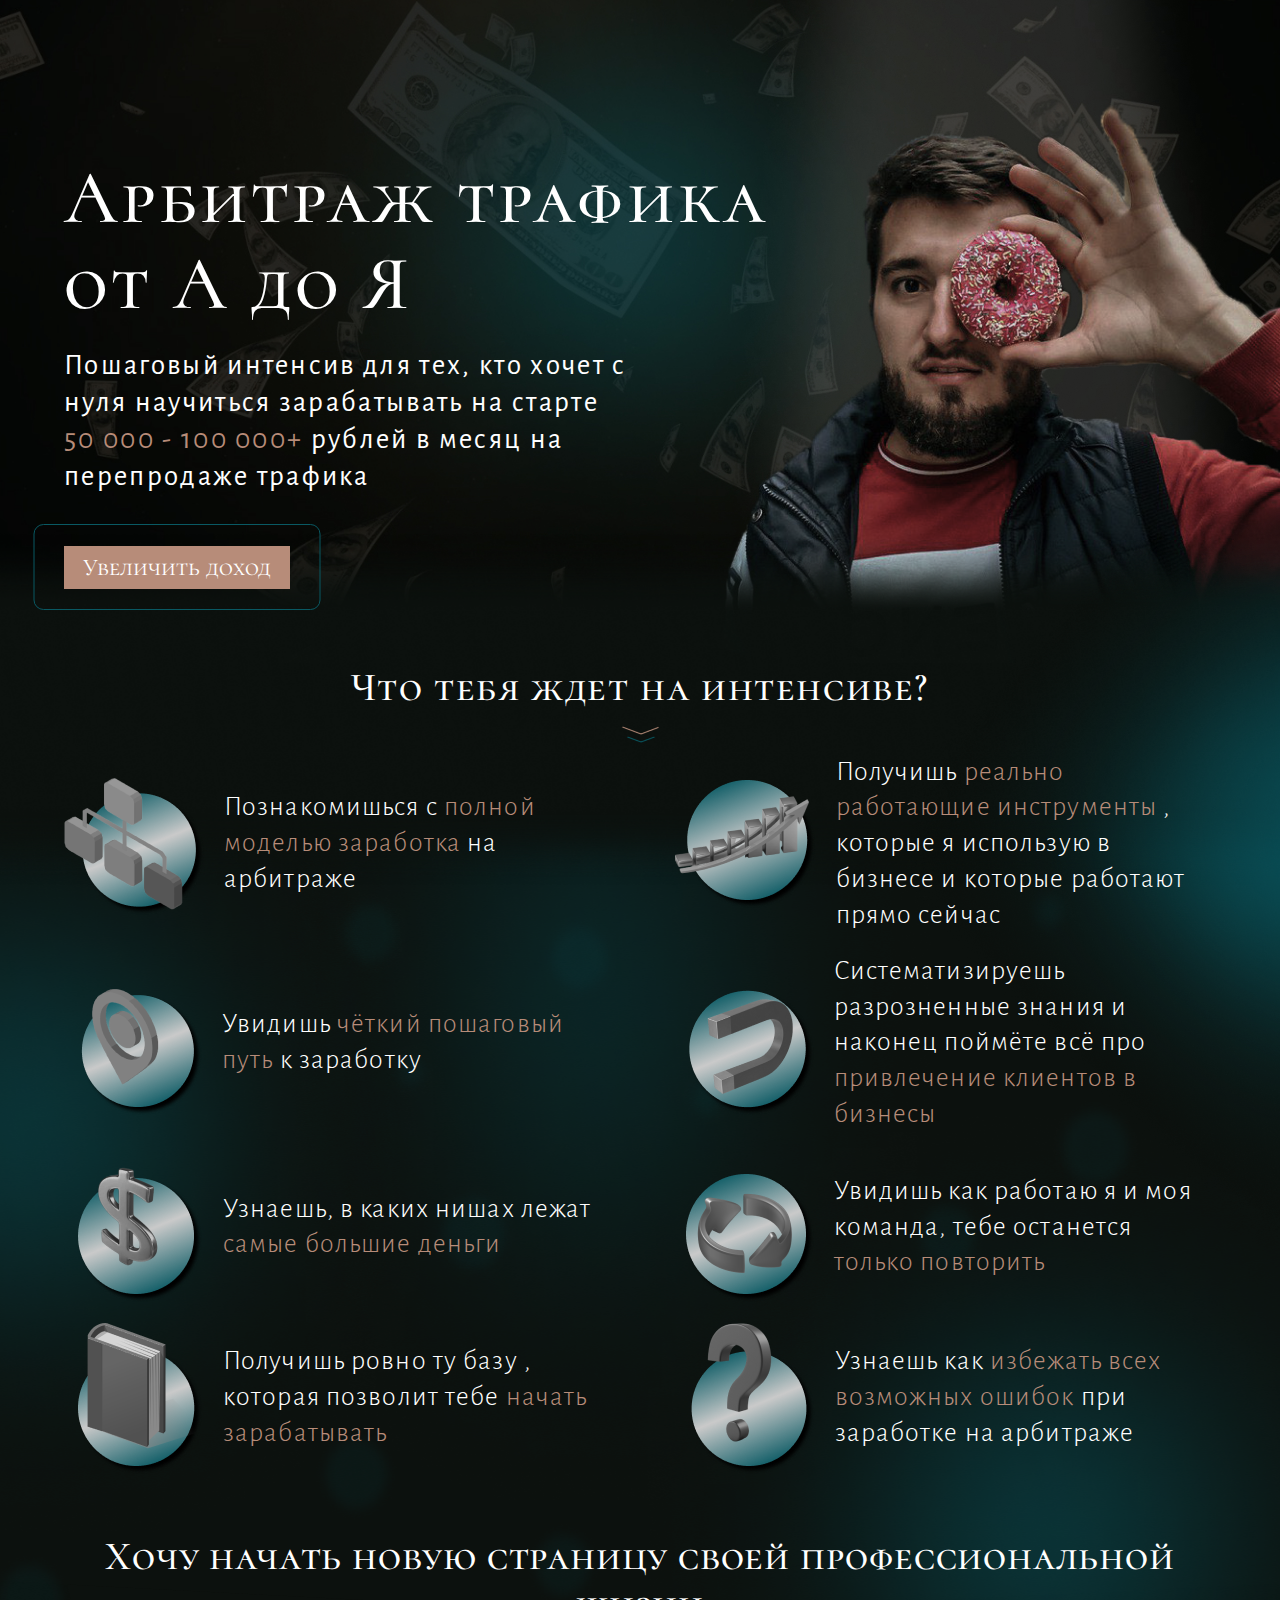
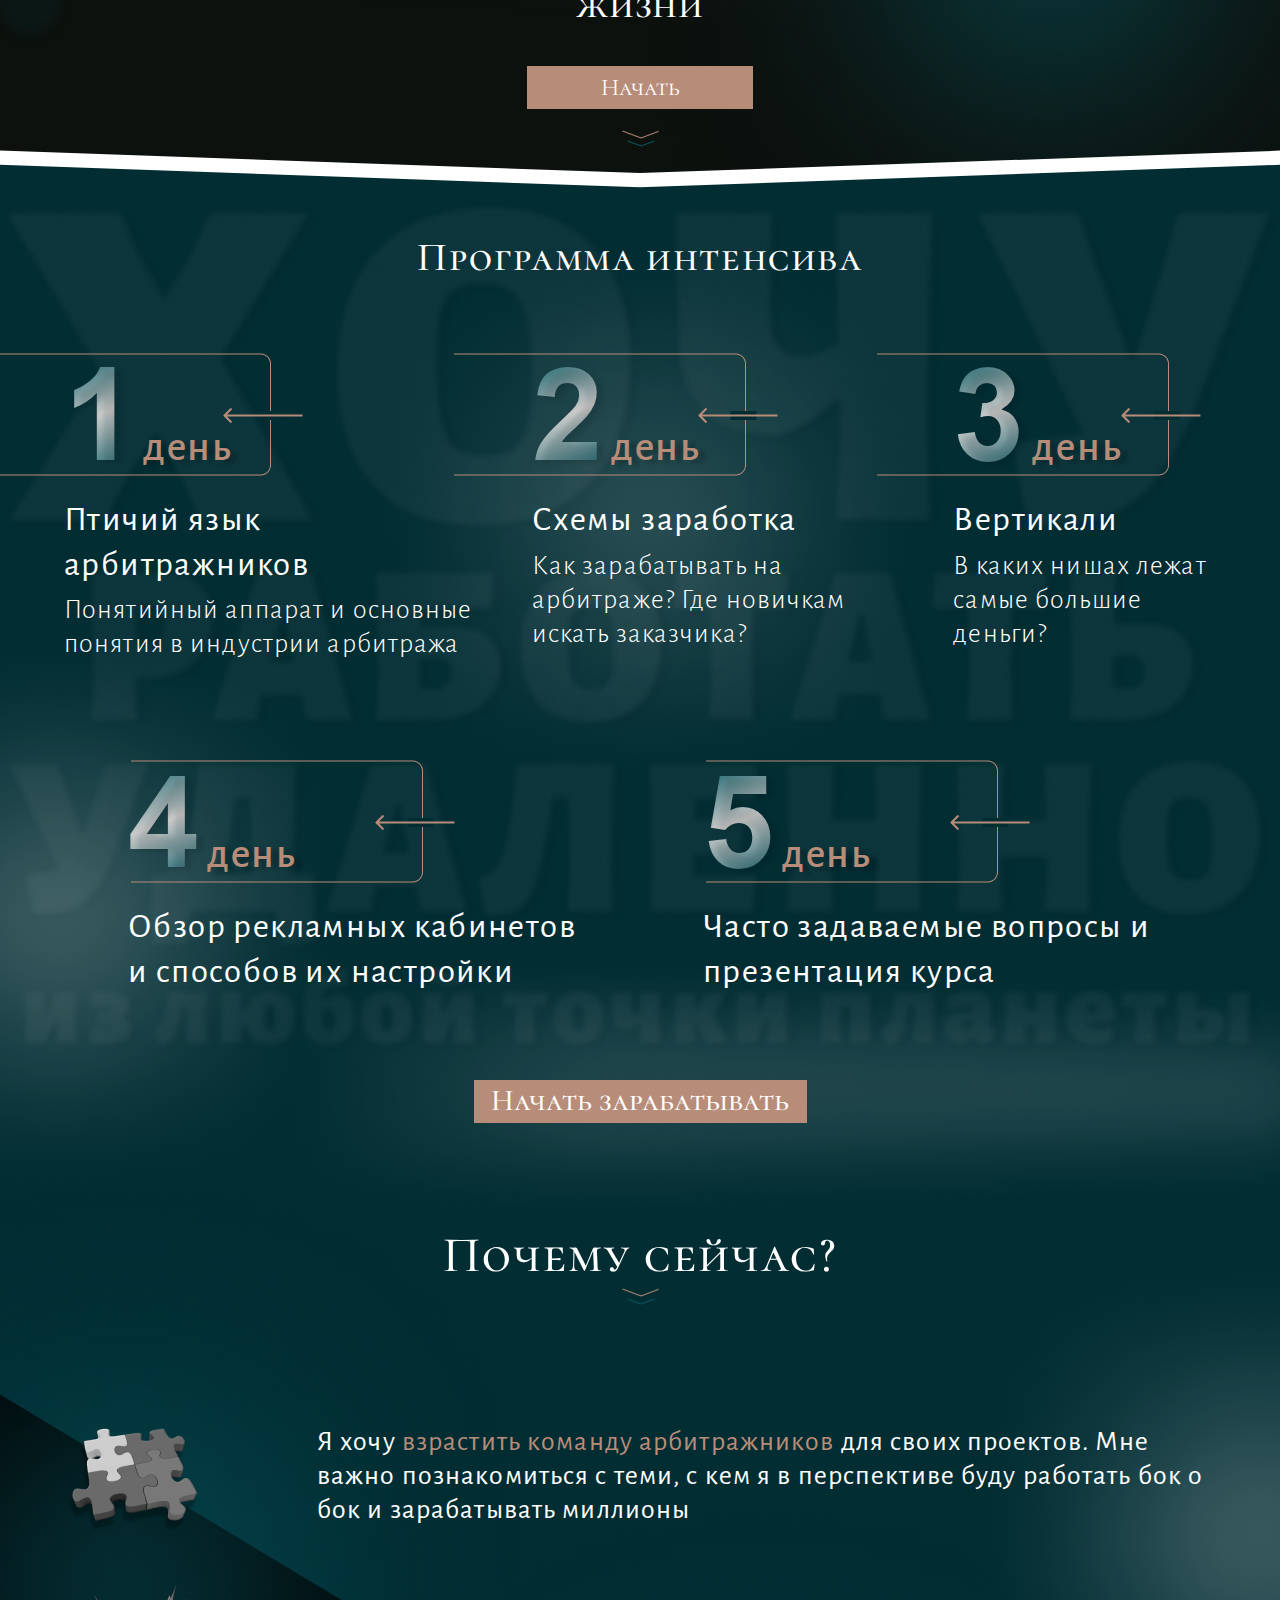
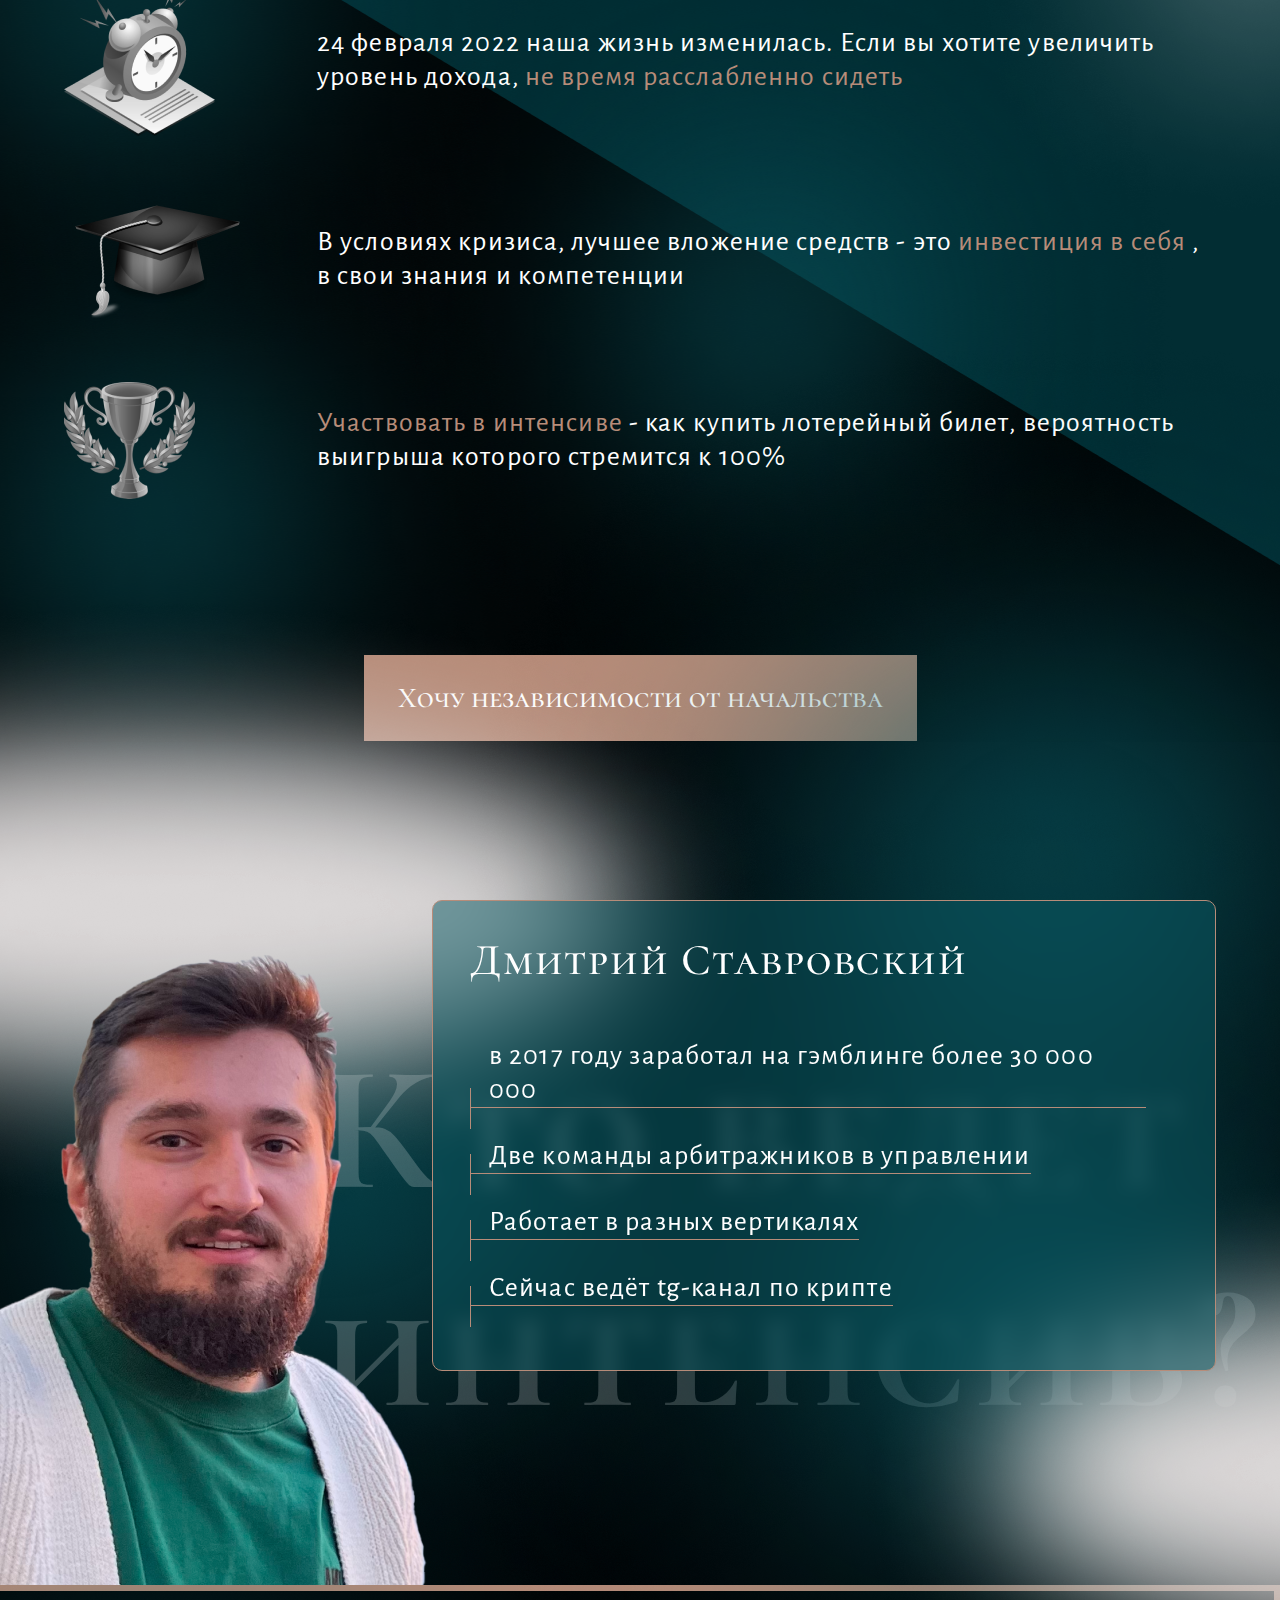
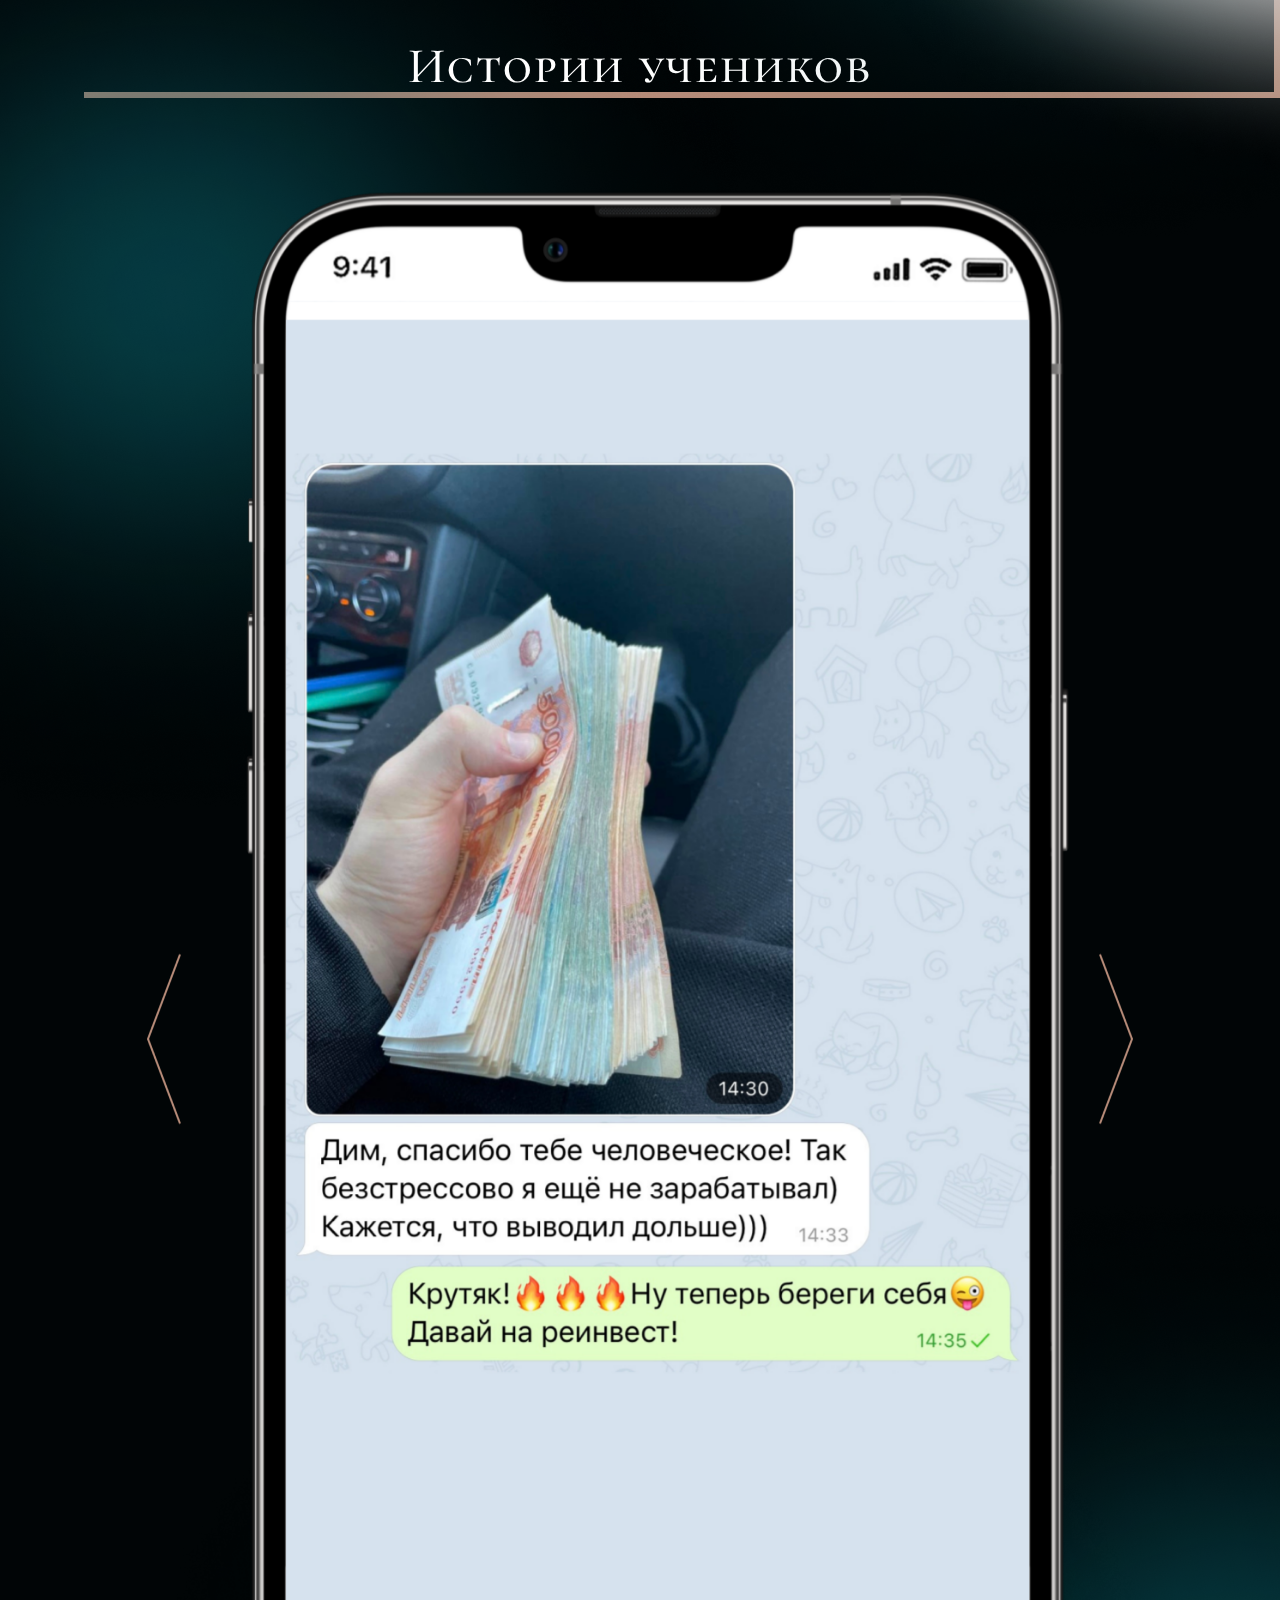
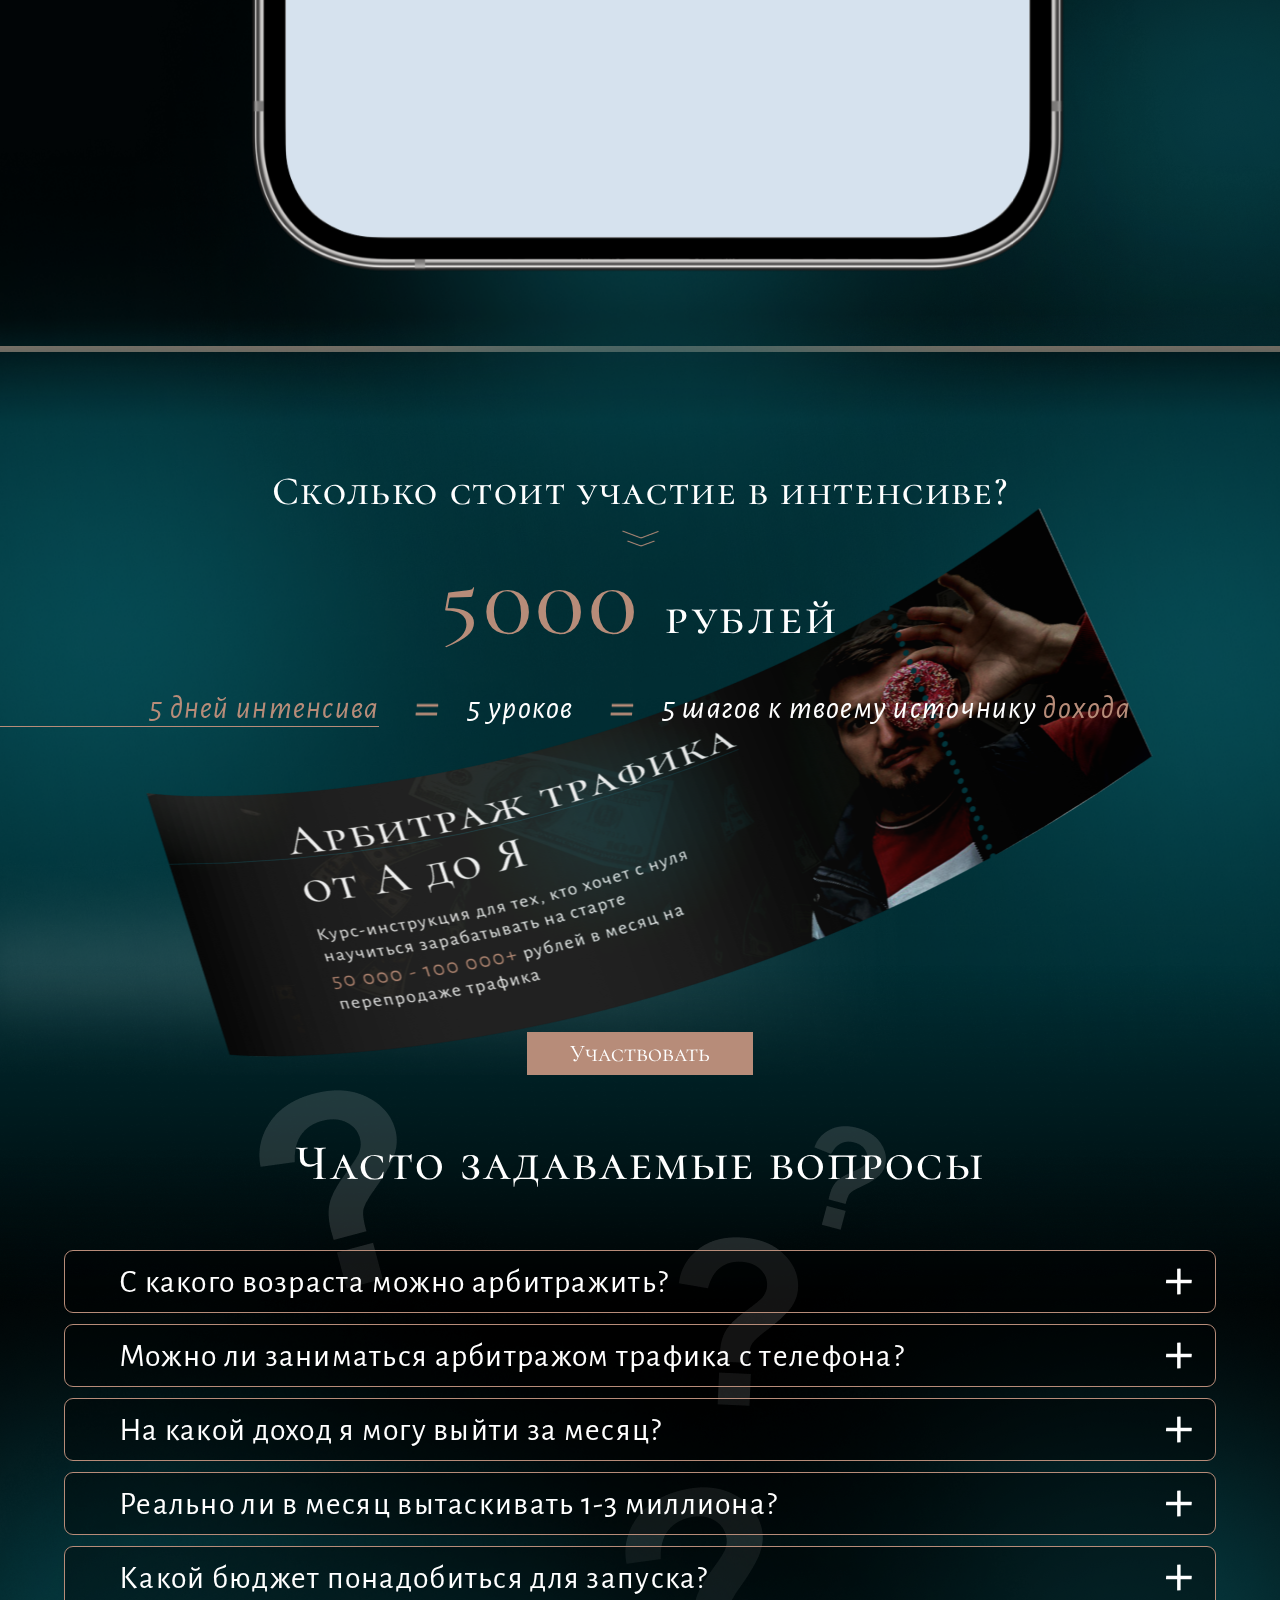
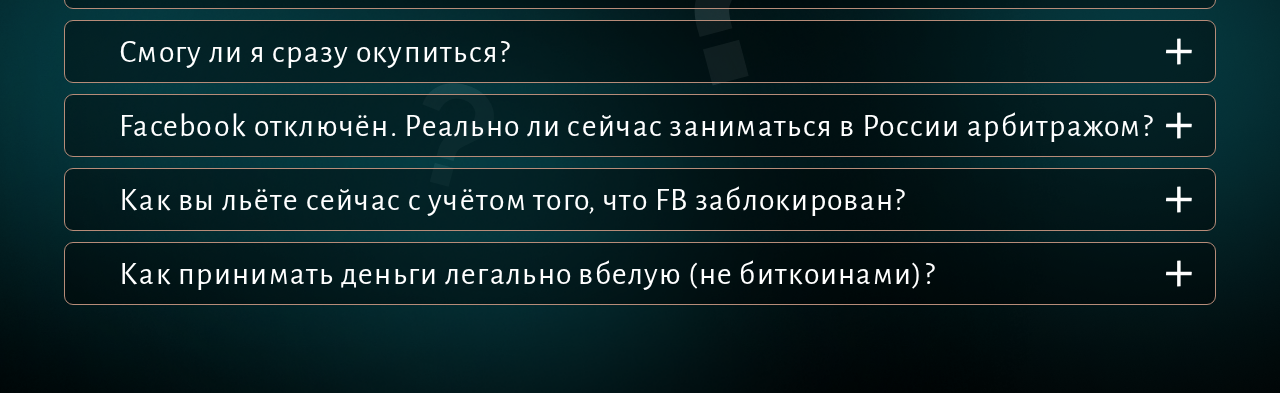
<file: index.html>
<!DOCTYPE html>
<html lang="ru-RU">
<head>
    <meta charset="UTF-8">
    <meta name="viewport" content="width=device-width, initial-scale=1.0">

    <title>Test</title>
    <meta name="description" content="">

    <link rel="icon" type="image/png" href="favicon/favicon.png" />
<link rel="icon" href="favicon/favicon.svg" />

    <meta property="og:title" content="" />
    <meta property="og:description"  content="" />
    <meta property="og:url" content="" />
    <meta property="og:image" content="" />

    <link rel="stylesheet" type="text/css" href="css/main.css">
    
    <meta name="format-detection" content="telephone=no">
</head>
<body>

    
    

    <div class="wrapper">
        <header class="header">
  <div class="header__inner">
      <picture>
          <source srcset="images/header/bg__media.jpg" type="image/jpg" media="(max-width:500px)">
          <img class="header__bg" src="images/header/bg.jpg" alt="alt" />
      </picture>
    <img class="header__human" src="images/header/human.png" alt="alt" />
    <img class="header__decor" src="images/header/decor.png" alt="alt" />
    <div class="container">
      <h1 class="header__title">Арбитраж трафика от А до Я</h1>
      <p class="header__text">
        Пошаговый интенсив для тех, кто хочет с нуля научиться зарабатывать на
        старте <span class="header__text--color">50 000 - 100 000+</span> рублей
        в месяц на перепродаже трафика
      </p>
      <div class="header__box-link">
        <a class="header__link js__popup-link button" href="#" data-modal="#popup">Увеличить доход</a>
      </div>
    </div>
  </div>
</header>
 
        <main class="main">
            <section class="addvantage">
  <div class="addvantage__inner">
    <picture>
      <source
        srcset="images/addvantage/bg__media.png"
        type="image/png"
        media="(max-width:500px)"
      />
      <img class="addvantage__bg" src="images/addvantage/bg.png" alt="alt" />
    </picture>
    <img class="addvantage__planka" src="images/header/planka.png" alt="alt" />
    <img
      class="addvantage__decor"
      src="images/addvantage/decor.png"
      alt="alt"
    />
    <picture>
      <source
        srcset="images/addvantage/decor__media.svg"
        type="image/jpg"
        media="(max-width:500px)"
      />
      <img
        class="addvantage__arrow-decor"
        src="images/addvantage/decor.svg"
        alt="alt"
      />
    </picture>
    <div class="container">
      <div class="addvantage__content">
        <h2 class="addvantage__title">Что тебя ждет на интенсиве?</h2>
        <div class="addvantage__items">
          <div class="addvantage__item">
            <img
              class="addvantage__img"
              src="images/addvantage/item.png"
              alt="alt"
            />
            <p class="addvantage__text">
              Познакомишься с
              <span class="addvantage__text--color"
                >полной моделью заработка</span
              >
              на арбитраже
            </p>
          </div>
          <div class="addvantage__item">
            <img
              class="addvantage__img"
              src="images/addvantage/item2.png"
              alt="alt"
            />
            <p class="addvantage__text">
              Получишь
              <span class="addvantage__text--color"
                >реально работающие инструменты</span
              >
              , которые я использую в бизнесе и которые работают прямо сейчас
            </p>
          </div>
          <div class="addvantage__item">
            <img
              class="addvantage__img"
              src="images/addvantage/item3.png"
              alt="alt"
            />
            <p class="addvantage__text">
              Увидишь
              <span class="addvantage__text--color">чёткий пошаговый путь</span>
              к заработку
            </p>
          </div>
          <div class="addvantage__item">
            <img
              class="addvantage__img"
              src="images/addvantage/item4.png"
              alt="alt"
            />
            <p class="addvantage__text">
              Систематизируешь разрозненные знания и наконец поймёте всё про
              <span class="addvantage__text--color"
                >привлечение клиентов в бизнесы</span
              >
            </p>
          </div>
          <div class="addvantage__item">
            <img
              class="addvantage__img"
              src="images/addvantage/item5.png"
              alt="alt"
            />
            <p class="addvantage__text">
              Узнаешь, в каких нишах лежат
              <span class="addvantage__text--color">самые большие деньги</span>
            </p>
          </div>
          <div class="addvantage__item">
            <img
              class="addvantage__img"
              src="images/addvantage/item6.png"
              alt="alt"
            />
            <p class="addvantage__text">
              Увидишь как работаю я и моя команда, тебе останется
              <span class="addvantage__text--color">только повторить</span>
            </p>
          </div>
          <div class="addvantage__item">
            <img
              class="addvantage__img"
              src="images/addvantage/item7.png"
              alt="alt"
            />
            <p class="addvantage__text">
              Получишь ровно ту базу , которая позволит тебе
              <span class="addvantage__text--color">начать зарабатывать</span>
            </p>
          </div>
          <div class="addvantage__item">
            <img
              class="addvantage__img"
              src="images/addvantage/item8.png"
              alt="alt"
            />
            <p class="addvantage__text">
              Узнаешь как
              <span class="addvantage__text--color"
                >избежать всех возможных ошибок</span
              >
              при заработке на арбитраже
            </p>
          </div>
        </div>
        <h2 class="addvantage__title-bottom">
          Хочу начать новую страницу своей профессиональной жизни
        </h2>
        <div class="addvantage__achor-box">
          <a class="addvantage__achor js__popup-link button" href="#"  data-modal="#popup"> Начать </a>
        </div>
      </div>
    </div>
  </div>
</section>

<section class="programs">
  <div class="programs__inner">
      <picture>
          <source srcset="images/programs/bg__media.png" type="image/png" media="(max-width:500px)">
          <img class="programs__img" src="images/now/bg.jpg" alt="alt" />
      </picture>
    <img class="programs__square" src="images/programs/square.png" alt="alt"/>
    <img class="programs__clova" src="images/programs/clova.png" alt="alt"/>
    <img class="programs__polosa" src="images/programs/polosa.png" alt="alt"/>
    <img class="programs__square-left" src="images/programs/square__left.png" alt="alt"/>
    <div class="container">
      <h2 class="programs__title">Программа интенсива</h2>
      <div class="programs__items">
        <div class="programs__item programs__click-js">
          <div class="programs__item-before programs__item-before--left">
            <span class="programs__item-title">1</span>
            <span class="programs__item-title--color">день</span>
          </div>
          <div class="programs__item-text">Птичий язык арбитражников</div>
          <p class="programs__item-paragraf">
            Понятийный аппарат и основные понятия в индустрии арбитража
          </p>
          <div class="programs__open programs__open-js">
              <div class="programs__open-inner">
                <div class="programs__open-box">
                  <span class="programs__open-number">1</span>
                  <span class="programs__open-day">день</span>
                </div>
                <p class="programs__open-text">
                  Птичий язык арбитражников<br>или <br>Основные понятия в индустрии арбитража 
                </p>
              </div>
              <ul class="programs__open-list">
                <li class="programs__open-listitem">Почему трафик - это топливо любого бизнеса?</li>
                <li class="programs__open-listitem">Почему на арбитраже проще всего заработать на Lamborghini?</li>
                <li class="programs__open-listitem">Что такое арбитраж трафика?</li>
                <li class="programs__open-listitem">Насколько стабильным является доход с арбитража?</li>
                <li class="programs__open-listitem">Этичность арбитража на казино</li>
                <li class="programs__open-listitem">Схема "Как обмануть казино?". Пример рабочей связки и креатива на трафике блогера</li>
                <li class="programs__open-listitem">Откуда брать трафик? или Основные источники трафика</li>
                <li class="programs__open-listitem">Разбор основных понятий арбитража: оффер, вертикаль, партнёрская программа, вебмастер, рекламодатель, менеджер партнёрской программы, конверсия, лид, лэндинг, статистика, приложение, спай </li>
              </ul>
          </div>
        </div>
        <div class="programs__item programs__click-js">
          <div class="programs__item-before">
            <span class="programs__item-title">2</span>
            <span class="programs__item-title--color">день</span>
          </div>
          <div class="programs__item-text">Схемы заработка</div>
          <p class="programs__item-paragraf">
            Как зарабатывать на арбитраже? Где новичкам искать заказчика?
          </p>
          <div class="programs__open programs__open-js">
            <div class="programs__open-inner">
              <div class="programs__open-box">
                <span class="programs__open-number">2</span>
                <span class="programs__open-day">день</span>
              </div>
              <p class="programs__open-text">
                Схемы заработка<br>или <br>Как зарабатывать на арбитраже трафика? 
              </p>
            </div>
            <ul class="programs__open-list">
              <li class="programs__open-listitem">
                Алгоритм работы арбитражника
              </li>
              <li class="programs__open-listitem">Где найти рабочие связки и креативы, если нет своих идей?</li>
              <li class="programs__open-listitem">Где искать заказчиков начинающим арбитражникам?</li>
              <li class="programs__open-listitem">Плюсы и минусы работы соло: свобода действий, контроль финансов, профессиональная прокачка, риски, ответственность, потолок в доходе</li>
              <li class="programs__open-listitem">Плюсы и минусы работы в команде: отсутствие рисков и необходимости креативить, зона ответственности, расширение круга знакомств, найм и ограниченный доход</li>
            </ul>
          </div>
        </div>
        <div class="programs__item programs__click-js">
          <div class="programs__item-before programs__item-before--left3">
            <span class="programs__item-title">3</span>
            <span class="programs__item-title--color">день</span>
          </div>
          <div class="programs__item-text">Вертикали</div>
          <p class="programs__item-paragraf">
            В каких нишах лежат самые большие деньги?
          </p>
          <div class="programs__open programs__open-js">
            <div class="programs__open-inner">
              <div class="programs__open-box">
                <span class="programs__open-number">3</span>
                <span class="programs__open-day">день</span>
              </div>
              <p class="programs__open-text">
                Вертикали<br>или <br>На чём зарабатывают арбитражники?
              </p>
            </div>
            <ul class="programs__open-list">
              <li class="programs__open-listitem">
                Топ-5 ниш, в которых лежат деньги: гэмблинг / gambling, товарка, нутра, dating / сайты знакомств, финансы
              </li>
              <li class="programs__open-listitem">
                Какие вертикали лучше других по маржинальности?
              </li>
              <li class="programs__open-listitem">
                6ая ниша, которая стремительно набирает обороты
              </li>
              <li class="programs__open-listitem">
                Гэмблинг как основное направление нашей команды
              </li>
              <li class="programs__open-listitem">
                За что конкретно готовы платить рекламодатели?
              </li>
              <li class="programs__open-listitem">
                Способы монетизации трафика в гэмблинге
              </li>
              <li class="programs__open-listitem">
                Почему не стоит обманывать рекламодателя?
              </li>
              <li class="programs__open-listitem">
                От чего зависит размер комиссии арбитражника?
              </li>
              <li class="programs__open-listitem">
                Механика работы в гэмблинге
              </li>
              <li class="programs__open-listitem">
                Как навсегда привязать лида к арбитражнику?
              </li>
              
            </ul>
          </div>
        </div>
      </div>
      <div class="programs__inner-items">
        <div class="programs__item programs__item--wight programs__click-js">
          <div class="programs__item-before">
            <span class="programs__item-title">4</span>
            <span class="programs__item-title--color">день</span>
          </div>
          <div class="programs__item-text">
            Обзор рекламных кабинетов и способов их настройки
          </div>
          <div class="programs__open programs__open-js">
            <div class="programs__open-inner">
              <div class="programs__open-box">
                <span class="programs__open-number">4</span>
                <span class="programs__open-day">день</span>
              </div>
              <p class="programs__open-text">
                Обзор рекламных кабинетов и способов их настройки
              </p>
            </div>
            <ul class="programs__open-list">
              <li class="programs__open-listitem">
                Из чего складывается работа арбитражника? 
              </li>
              <li class="programs__open-listitem">
                Как зарегистировать домен?
              </li>
              <li class="programs__open-listitem">
                Как работает Dolphin Anty? 
              </li>
              <li class="programs__open-listitem">
                Что делать, если забанили FB-кабинет?
              </li>
              <li class="programs__open-listitem">
                Как создаются баннеры и рекламные объявления? 
              </li>
            </ul>
          </div>
        </div>
        <div class="programs__item programs__item--wight programs__click-js">
          <div class="programs__item-before">
            <span class="programs__item-title">5</span>
            <span class="programs__item-title--color">день</span>
          </div>
          <div class="programs__item-text">
            Часто задаваемые вопросы и презентация курса
          </div>
          <div class="programs__open programs__open-js">
            <div class="programs__open-inner">
              <div class="programs__open-box">
                <span class="programs__open-number">5</span>
                <span class="programs__open-day">день</span>
              </div>
              <p class="programs__open-text">
                Часто задаваемые вопросы и презентация курса
              </p>
            </div>
            <ul class="programs__open-list">
              <li class="programs__open-listitem">
                Правда, что сейчас в арбитраже тухло?
              </li>
              <li class="programs__open-listitem">
                Какой бюджет понадобиться для запуска?
              </li>
              <li class="programs__open-listitem">
                Смогу ли я сразу окупиться?
              </li>
              <li class="programs__open-listitem">
                На какие суммы отливали прошлую неделю и какой +?
              </li>
              <li class="programs__open-listitem">
                Реально ли в месяц вытаскивать 1-3 миллиона?
              </li>
              <li class="programs__open-listitem">
                Facebook отключён. Реально ли сейчас заниматься в России арбитражом?
              </li>
              <li class="programs__open-listitem">
                Как вы льёте сейчас с учётом того, что FB заблокирован?
              </li>
              <li class="programs__open-listitem">
                Как принимать деньги легально вбелую (не биткоинами)?
              </li>
            </ul>
          </div>
        </div>
      </div>
      <div class="programs__item-text programs__item-text--margin">
        Хочу работать удаленно из любой точки планеты
      </div>
      <div class="programs__link-box">
        <a class="programs__link js__popup-link button" href="#" data-modal="#popup"> Начать зарабатывать </a>
      </div>
    </div>
  </div>

  
</section>

<section class="now">
  <div class="now__inner">
    <picture>
      <source
        srcset="images/now/media.png"
        type="image/png"
        media="(max-width:500px)"
      />
      <img class="now__img-bg" src="images/now/bg.jpg" alt="alt" />
    </picture>
    <img class="now__decor" src="images/now/decor.png" alt="alt" />

    <picture>
      <source
        srcset="images/now/media.png"
        type="image/png"
        media="(max-width:500px)"
      />
      <img class="now__square" src="images/now/square.png" alt="alt" />
    </picture>
    <div class="container">
      <div class="now__content">
        <h2 class="now__title">Почему сейчас?</h2>
        <div class="now__items">
          <div class="now__item">
            <div class="now__img-box">
              <img src="images/now/item.png" alt="alt" />
            </div>
            <p class="now__text">
              Я хочу
              <span class="now__text--color"
                >взрастить команду арбитражников</span
              >
              для своих проектов. Мне важно познакомиться с теми, с кем я в
              перспективе буду работать бок о бок и зарабатывать миллионы
            </p>
          </div>
          <div class="now__item">
            <div class="now__img-box">
              <img src="images/now/item2.png" alt="alt" />
            </div>
            <p class="now__text">
              24 февраля 2022 наша жизнь изменилась. Если вы хотите увеличить
              уровень дохода,
              <span class="now__text--color">не время расслабленно сидеть</span>
            </p>
          </div>
          <div class="now__item">
            <div class="now__img-box">
              <img src="images/now/item3.png" alt="alt" />
            </div>
            <p class="now__text">
              В условиях кризиса, лучшее вложение средств - это
              <span class="now__text--color">инвестиция в себя</span> , в свои
              знания и компетенции
            </p>
          </div>
          <div class="now__item">
            <div class="now__img-box">
              <img src="images/now/item4.png" alt="alt" />
            </div>
            <p class="now__text">
              <span class="now__text--color">Участвовать в интенсиве</span> -
              как купить лотерейный билет, вероятность выигрыша которого
              стремится к 100%
            </p>
          </div>
        </div>
        <div class="now__link-box">
          <a class="now__link js__popup-link button" href="#"  data-modal="#popup"> Хочу независимости от начальства </a>
        </div>
      </div>
    </div>
  </div>
  <div class="now__author-inner">
    <picture>
        <source srcset="images/now/author__media.png" type="image/png" media="(max-width:500px)">
        <img class="now__author-decor" src="images/now/author__decor.png" alt="alt"/>
    </picture>
    <img class="now__author-decor2" src="images/now/author__decor2.png" alt="alt"/>
    <img class="now__author-decor3" src="images/now/author__decor3.png" alt="alt"/>
    <img class="now__author-decor4" src="images/now/author__decor4.png" alt="alt"/>
    <img class="now__author-decor5" src="images/now/author__decor5.png" alt="alt"/>
    <img class="now__author-houman" src="images/now/houman.png" alt="alt"/>
    <div class="now__author-text">
      Кто ведет интенсив?
    </div>
    <div class="container now__container">
      <div class="now__author-content">
        <div class="now__author-box">
          <div class="now__author-title">Дмитрий Ставровский</div>
          <ul class="now__list">
            <li class="now__list-item">в 2017 году заработал на гэмблинге более 30 000 000</li>
            <li class="now__list-item">Две команды арбитражников в управлении</li>
            <li class="now__list-item">Работает в разных вертикалях</li>
            <li class="now__list-item">Сейчас ведёт tg-канал по крипте</li>
          </ul>
        </div>
      </div>
    </div>
  </div>
</section>

<section class="history">
  <div class="history__inner">
      <div class="history__polosa">
         
      </div>
      <picture>
          <source srcset="images/history/media.png" type="image/png" media="(max-width:500px)">
          <img class="history__decor" src="images/history/decor.png" alt="alt"/>
      </picture>
      <img class="history__decor2" src="images/history/decor2.png" alt="alt"/>
    <div class="container history__container">
        <div class="history__content">
            <h2 class="history__title">
                Истории учеников
            </h2>
            <div class="history__swiper-container">
                <div class="swiper-wrapper history__swiper-wrapper">
                    <div class="swiper-slide history__swiper-slide">
                            <img class="history__images" src="images/history/item.png" alt="alt">
                    </div>
                    <div class="swiper-slide history__swiper-slide">
                            <img class="history__images" src="images/history/item2.png" alt="alt">
                    </div>
                    <div class="swiper-slide history__swiper-slide">
                        <img class="history__images" src="images/history/item3.png" alt="alt">
                    </div>
                    <div class="swiper-slide history__swiper-slide">
                        <img class="history__images" src="images/history/item4.png" alt="alt">
                    </div>
                    <div class="swiper-slide history__swiper-slide">
                        <img class="history__images" src="images/history/item5.png" alt="alt">
                    </div>
                    <div class="swiper-slide history__swiper-slide">
                        <img class="history__images" src="images/history/item6.png" alt="alt">
                    </div>
                    <div class="swiper-slide history__swiper-slide">
                        <img class="history__images" src="images/history/item7.png" alt="alt">
                    </div>
                    <div class="swiper-slide history__swiper-slide">
                        <img class="history__images" src="images/history/item8.png" alt="alt">
                    </div>
                    <div class="swiper-slide history__swiper-slide">
                        <img class="history__images" src="images/history/item9.png" alt="alt">
                    </div>
                    <div class="swiper-slide history__swiper-slide">
                        <img class="history__images" src="images/history/item10.png" alt="alt">
                    </div>
                </div>
                <button class="history__swiper-prev">
                    <picture>
                        <source srcset="images/history/prev.png" type="image/png" media="(max-width:767px)">
                        <img class="history__swiper-img" src="images/history/prev__d.png" alt=""/>
                    </picture>
                </button>
                <button class="history__swiper-next">
                    <picture>
                        <source srcset="images/history/next.png" type="image/png" media="(max-width:767px)">
                        <img class="history__swiper-img" src="images/history/next__d.png" alt=""/>
                    </picture>
                </button>
            </div>
        </div>
    </div>
  </div>
</section>

<section class="price">
  <div class="price__inner">
      <img class="price__scene" src="images/price/scene.png" alt="alt"/>
      <picture>
          <source srcset="images/price/media.png" type="image/png" media="(max-width:500px)">
          <img class="price__bg" src="images/price/bg.png" alt="alt"/>
      </picture>
    <div class="container">
      <div class="price__content">
        <h2 class="price__title">Сколько стоит участие в интенсиве?</h2>
        <div class="price__number">
          5000 <span class="price__number--color">рублей</span>
        </div>
        <div class="price__items">
          <div class="price__item price__item--color price__item--before">
            5 дней интенсива
          </div>
          <div class="price__item price__item--equals">5 уроков</div>
          <div class="price__item price__item--equals">
            5 шагов к твоему источнику
            <span class="price__item--color">дохода</span>
          </div>
        </div>
        <div class="price__box">
          <a class="price__link js__popup-link button" href="#" data-modal="#popup">Участвовать</a>
        </div>
      </div>
    </div>
  </div>
</section>

<section class="vopros">
  <div class="vopros__inner">
      <picture>
          <source srcset="images/vopros/media.png" type="image/png" media="(max-width:500px)">
          <img class="vopros__decor" src="images/vopros/decor.png" alt="alt"/>
      </picture>
      <picture>
        <source srcset="images/vopros/media2.png" type="image/png" media="(max-width:500px)">
        <img class="vopros__decor2" src="images/vopros/decor2.png" alt="alt"/>
    </picture>
    <picture>
        <source srcset="images/vopros/vopros__media.png" type="image/png" media="(max-width:500px)">
        <img class="vopros__vopros-decor" src="images/vopros/vopros.png" alt="alt">
    </picture>
    <picture>
        <source srcset="images/vopros/vopros__media2.png" type="image/png" media="(max-width:500px)">
        <img class="vopros__vopros-decor2" src="images/vopros/vopros2.png" alt="alt">
    </picture>
    <picture>
        <source srcset="images/vopros/vopros__media3.png" type="image/png" media="(max-width:500px)">
        <img class="vopros__vopros-decor3" src="images/vopros/vopros3.png" alt="alt">
    </picture>
    <img class="vopros__vopros-decor4" src="images/vopros/vopros3.png" alt="alt">
    <img class="vopros__vopros-decor5" src="images/vopros/vopros.png" alt="alt">
      <img class="vopros__decor3" src="images/vopros/decor3.png" alt="alt"/>
      <img class="vopros__bg" src="images/vopros/bg.png" alt="alt"/>
    <div class="container">
      <div class="vopros__content">
        <h2 class="vopros__title">Часто задаваемые вопросы</h2>
        <div class="vopros__accardion js__accardion">
          С какого возраста можно арбитражить?
          <div class="vopros__accardion-box">
            <svg
              width="27"
              height="27"
              viewBox="0 0 27 27"
              fill="none"
              xmlns="http://www.w3.org/2000/svg"
              class="vopros__accardion-svg"
            >
              <path
                d="M15.616 0.983998V11.834H26.466L26.838 12.206L26.528 15.306H15.616V26.28L12.516 26.528L12.144 26.156V15.306H1.294L0.922 14.934L1.232 11.834H12.144V0.859998L15.244 0.549999L15.616 0.983998Z"
                fill="white"
              />
            </svg>
          </div>
        </div>
        <div class="vopros__accardion-open js__accardion-open">
          С любого сознательного возраста. Тут нет ограничений как во многих
          других нишах.
        </div>
        <div class="vopros__accardion js__accardion">
          Можно ли заниматься арбитражом трафика с телефона?
          <div class="vopros__accardion-box">
            <svg
              width="27"
              height="27"
              viewBox="0 0 27 27"
              fill="none"
              xmlns="http://www.w3.org/2000/svg"
              class="vopros__accardion-svg"
            >
              <path
                d="M15.616 0.983998V11.834H26.466L26.838 12.206L26.528 15.306H15.616V26.28L12.516 26.528L12.144 26.156V15.306H1.294L0.922 14.934L1.232 11.834H12.144V0.859998L15.244 0.549999L15.616 0.983998Z"
                fill="white"
              />
            </svg>
          </div>
        </div>
        <div class="vopros__accardion-open js__accardion-open">
          Смартфона недостаточно, для настройки рекламы нужен ноут.
        </div>
        <div class="vopros__accardion js__accardion">
          На какой доход я могу выйти за месяц?
          <div class="vopros__accardion-box">
            <svg
              width="27"
              height="27"
              viewBox="0 0 27 27"
              fill="none"
              xmlns="http://www.w3.org/2000/svg"
              class="vopros__accardion-svg"
            >
              <path
                d="M15.616 0.983998V11.834H26.466L26.838 12.206L26.528 15.306H15.616V26.28L12.516 26.528L12.144 26.156V15.306H1.294L0.922 14.934L1.232 11.834H12.144V0.859998L15.244 0.549999L15.616 0.983998Z"
                fill="white"
              />
            </svg>
          </div>
        </div>
        <div class="vopros__accardion-open js__accardion-open">
          Все зависит от тебя. У меня есть ученик, который сделал 200 тыс. в
          первый месяц после обучения.
        </div>
        <div class="vopros__accardion js__accardion">
          Реально ли в месяц вытаскивать 1-3 миллиона?
          <div class="vopros__accardion-box">
            <svg
              width="27"
              height="27"
              viewBox="0 0 27 27"
              fill="none"
              xmlns="http://www.w3.org/2000/svg"
              class="vopros__accardion-svg"
            >
              <path
                d="M15.616 0.983998V11.834H26.466L26.838 12.206L26.528 15.306H15.616V26.28L12.516 26.528L12.144 26.156V15.306H1.294L0.922 14.934L1.232 11.834H12.144V0.859998L15.244 0.549999L15.616 0.983998Z"
                fill="white"
              />
            </svg>
          </div>
        </div>
        <div class="vopros__accardion-open js__accardion-open">
          Я больше делаю) В соло тяжеловато, выгоришь быстро. Но найти байеров
          на свою связку - делов на пару дней. Через hh или аналогичные сервисы.
          «Рук» на рынке навалом.
        </div>
        <div class="vopros__accardion js__accardion">
          Какой бюджет понадобиться для запуска?
          <div class="vopros__accardion-box">
            <svg
              width="27"
              height="27"
              viewBox="0 0 27 27"
              fill="none"
              xmlns="http://www.w3.org/2000/svg"
              class="vopros__accardion-svg"
            >
              <path
                d="M15.616 0.983998V11.834H26.466L26.838 12.206L26.528 15.306H15.616V26.28L12.516 26.528L12.144 26.156V15.306H1.294L0.922 14.934L1.232 11.834H12.144V0.859998L15.244 0.549999L15.616 0.983998Z"
                fill="white"
              />
            </svg>
          </div>
        </div>
        <div class="vopros__accardion-open js__accardion-open">
          Я предпочитаю начинать с малого. 10’000 рублей хватит, чтобы получить
          лид. Для начала будем учиться добывать дешёвый органический трафик (с
          того же телеграм поиска), определимся с офером и прокладкой. Дальше
          подключаем таргет FB / vk. А если у тебя есть связка и ты всё грамотно
          делаешь, то начинать можно с $200.
        </div>
        <div class="vopros__accardion js__accardion">
          Смогу ли я сразу окупиться?
          <div class="vopros__accardion-box">
            <svg
              width="27"
              height="27"
              viewBox="0 0 27 27"
              fill="none"
              xmlns="http://www.w3.org/2000/svg"
              class="vopros__accardion-svg"
            >
              <path
                d="M15.616 0.983998V11.834H26.466L26.838 12.206L26.528 15.306H15.616V26.28L12.516 26.528L12.144 26.156V15.306H1.294L0.922 14.934L1.232 11.834H12.144V0.859998L15.244 0.549999L15.616 0.983998Z"
                fill="white"
              />
            </svg>
          </div>
        </div>
        <div class="vopros__accardion-open js__accardion-open">
          Если будешь все делать как я, то да. Я в минус не лил давненько)) Если
          ты прям горишь, то изи.
        </div>
        <div class="vopros__accardion js__accardion">
          Facebook отключён. Реально ли сейчас заниматься в России арбитражом?
          <div class="vopros__accardion-box">
            <svg
              width="27"
              height="27"
              viewBox="0 0 27 27"
              fill="none"
              xmlns="http://www.w3.org/2000/svg"
              class="vopros__accardion-svg"
            >
              <path
                d="M15.616 0.983998V11.834H26.466L26.838 12.206L26.528 15.306H15.616V26.28L12.516 26.528L12.144 26.156V15.306H1.294L0.922 14.934L1.232 11.834H12.144V0.859998L15.244 0.549999L15.616 0.983998Z"
                fill="white"
              />
            </svg>
          </div>
        </div>
        <div class="vopros__accardion-open js__accardion-open">
          Вполне реально, facebook - это 30% трафика. Тем не менее, и его
          заливаем на ура. Плюс иностранный трафик никто не отменял.
        </div>
        <div class="vopros__accardion js__accardion">
          Как вы льёте сейчас с учётом того, что FB заблокирован?
          <div class="vopros__accardion-box">
            <svg
              width="27"
              height="27"
              viewBox="0 0 27 27"
              fill="none"
              xmlns="http://www.w3.org/2000/svg"
              class="vopros__accardion-svg"
            >
              <path
                d="M15.616 0.983998V11.834H26.466L26.838 12.206L26.528 15.306H15.616V26.28L12.516 26.528L12.144 26.156V15.306H1.294L0.922 14.934L1.232 11.834H12.144V0.859998L15.244 0.549999L15.616 0.983998Z"
                fill="white"
              />
            </svg>
          </div>
        </div>
        <div class="vopros__accardion-open js__accardion-open">
          FB заблокирован в России. Это минус 1 гео. Но уже давненько не
          основное гео. Мы используем европейские сервисы для FB.
        </div>
        <div class="vopros__accardion js__accardion">
          Как принимать деньги легально вбелую (не биткоинами)?
          <div class="vopros__accardion-box">
            <svg
              width="27"
              height="27"
              viewBox="0 0 27 27"
              fill="none"
              xmlns="http://www.w3.org/2000/svg"
              class="vopros__accardion-svg"
            >
              <path
                d="M15.616 0.983998V11.834H26.466L26.838 12.206L26.528 15.306H15.616V26.28L12.516 26.528L12.144 26.156V15.306H1.294L0.922 14.934L1.232 11.834H12.144V0.859998L15.244 0.549999L15.616 0.983998Z"
                fill="white"
              />
            </svg>
          </div>
        </div>
        <div class="vopros__accardion-open js__accardion-open">
          Если ты льёшь не на чернуху, не на мошеннические схемы, то всё вполне
          легально. Даже если рассматривать направление бетинг/гемблинг. Выплаты
          с партнёрок можно получать напрямую на карты, но все в основном
          перешли на крипту, для своего же удобства.
        </div>
      </div>
    </div>
  </div>
</section>




        </main>
        <footer class="footer">
   <div class="container">
      
   </div>
</footer> 
        <div data-popup="#popup" class="popup js__popup-open">
  <div class="popup__body">
    <form class="popup__content js__popup-content">
         <img class="popup__content-img" src="images/popup/content.png" alt="alt"/>
         <div class="popup__content-inner"> 
         <div class="popup__title">
            Заявка
         </div>
         <input class="popup__input" type="text" placeholder="Имя">
         <input class="popup__input phone" type="tell" placeholder="Телефон">
         <input class="popup__input" type="text" placeholder="Почта">
         <button class="popup__btn button" type="submit">
            Отправить
         </button>
         <p class="popup__text">
            Нажимая на кнопку отправить, вы соглашаетесь на <span class="popup__text--color">обработку персональных данных</span>
         </p>
      </div>
    </form>
  </div>
</div>
 
    </div>
   


    <script  src="js/libraries/libraries.js"></script>
    <script src="js/main/main.js"></script>
    
</body>
</html>
</file>
<file: css/main.css>
@import url(https://fonts.googleapis.com/css?family=Alegreya+Sans:300,regular,italic,500,900);

@import url(https://fonts.googleapis.com/css?family=Cormorant+SC:regular,500,700);

@font-face {
  font-family: "Arial";
  src: url("../fonts/Arial-bold.woff2") format("woff2"), url("../fonts/Arial-bold.woff") format("woff");
  font-weight: 700;
  font-style: normal;
  font-display: swap;
}

:root {
  --animation-left: -100%;
  --animation-right: 100%;
  --animation-top: -100%;
  --animation-bottom: 100%;
  --columns: 12;
  --body-font-size: 0.16rem;
  --gap-x: 20px;
  --gap-y: 20px;
  --container-gap: 15px;
}

body {
  line-height: 1.35;
  font-weight: 400;
  font-size: var(--body-font-size);
  font-family: "Alegreya Sans", sans-serif;
  margin: 0;
  color: #000;
}

*,
*::before,
*::after {
  -webkit-box-sizing: border-box;
          box-sizing: border-box;
}

html {
  -webkit-text-size-adjust: none;
     -moz-text-size-adjust: none;
      -ms-text-size-adjust: none;
          text-size-adjust: none;
}

img {
  display: block;
  max-width: 100%;
}

a {
  text-decoration: none;
  -webkit-transition-duration: 400ms;
       -o-transition-duration: 400ms;
          transition-duration: 400ms;
}

ul {
  list-style: none;
}

h1,
h2,
h3,
h4,
h5,
p,
ul,
ol {
  margin: 0;
  padding: 0;
}

iframe {
  border: 0;
}

b,
strong {
  font-weight: 700;
}

:root {
  --width-max-window: 100vw;
  --width-min-window: 320;
  --width-min-window-px: 320px;
  --min-value: 100;
  --min-value-px: 100px;
  --max-value: 150;
  font-size: calc( var(--min-value-px) + (var(--max-value) - var(--min-value)) * ((var(--width-max-window) - var(--width-min-window-px)) / (1920 - var(--width-min-window))));
}

.grid {
  --grid-gap-x: var(--gap-x);
  --grid-gap-y: var(--gap-y);
  --grid-columns: var(--columns);
}

.container,
.container-xs,
.container-md,
.container-lg,
.container-full {
  --local-container-gap: var(--container-gap);
  --dp-block: block;
  display: var(--dp-block);
  width: 100%;
  padding-left: var(--local-container-gap);
  padding-right: var(--local-container-gap);
  margin-left: auto;
  margin-right: auto;
}

/* @import 'base/index'; */

/* @import 'link';
@import 'list';
@import 'logo';
@import 'phone'; */

.wrapper {
  display: flex;
  flex-direction: column;
  min-height: 100vh;
  overflow: hidden;
}

.main {
  flex-grow: 1;
}

body.lock {
  overflow: hidden;
}

.animation {
  -webkit-animation-play-state: paused;
          animation-play-state: paused;
  -webkit-animation-duration: 2s;
          animation-duration: 2s;
  -webkit-animation-fill-mode: both;
          animation-fill-mode: both;
}

.animation.start {
  -webkit-animation-play-state: running;
          animation-play-state: running;
}

@-webkit-keyframes steps {
  100% {
    -webkit-transform: translateX(0%);
            transform: translateX(0%);
  }
}

@keyframes steps {
  100% {
    -webkit-transform: translateX(0%);
            transform: translateX(0%);
  }
}

@-webkit-keyframes opacityItems {
  0% {
    opacity: 0;
  }

  100% {
    opacity: 1;
  }
}

@keyframes opacityItems {
  0% {
    opacity: 0;
  }

  100% {
    opacity: 1;
  }
}

@-webkit-keyframes transformClose {
  100% {
    -webkit-transform: translateX(0%);
            transform: translateX(0%);
  }
}

@keyframes transformClose {
  100% {
    -webkit-transform: translateX(0%);
            transform: translateX(0%);
  }
}

@-webkit-keyframes loading {
  100% {
    -webkit-transform: rotate(360deg);
            transform: rotate(360deg);
  }
}

@keyframes loading {
  100% {
    -webkit-transform: rotate(360deg);
            transform: rotate(360deg);
  }
}

@-webkit-keyframes loading-n {
  100% {
    -webkit-transform: rotate(-720deg);
            transform: rotate(-720deg);
  }
}

@keyframes loading-n {
  100% {
    -webkit-transform: rotate(-720deg);
            transform: rotate(-720deg);
  }
}

/* @import 'typography/index'; */

/* @import 'btn/index'; */

/* @import 'social/social'; */

.swiper-container {
  margin-left: auto;
  margin-right: auto;
  position: relative;
  overflow: hidden;
  list-style: none;
  padding: 0;
  /* Fix of Webkit flickering */
  z-index: 1;
}

.swiper-container-vertical > .swiper-wrapper {
  flex-direction: column;
}

.swiper-wrapper {
  position: relative;
  width: 100%;
  height: 100%;
  z-index: 1;
  display: flex;
  -webkit-transition-property: -webkit-transform;
  transition-property: -webkit-transform;
  -o-transition-property: transform;
  transition-property: transform;
  transition-property: transform, -webkit-transform;
  -webkit-box-sizing: content-box;
          box-sizing: content-box;
}

.swiper-container-android .swiper-slide,
.swiper-wrapper {
  -webkit-transform: translate3d(0px, 0, 0);
          transform: translate3d(0px, 0, 0);
}

.swiper-container-multirow > .swiper-wrapper {
  flex-wrap: wrap;
}

.swiper-container-multirow-column > .swiper-wrapper {
  flex-wrap: wrap;
  flex-direction: column;
}

.swiper-container-free-mode > .swiper-wrapper {
  -webkit-transition-timing-function: ease-out;
       -o-transition-timing-function: ease-out;
          transition-timing-function: ease-out;
  margin: 0 auto;
}

.swiper-container-pointer-events {
  touch-action: pan-y;
}

.swiper-container-pointer-events.swiper-container-vertical {
  touch-action: pan-x;
}

.swiper-slide {
  flex-shrink: 0;
  width: 100%;
  height: 100%;
  position: relative;
  -webkit-transition-property: -webkit-transform;
  transition-property: -webkit-transform;
  -o-transition-property: transform;
  transition-property: transform;
  transition-property: transform, -webkit-transform;
}

.swiper-slide-invisible-blank {
  visibility: hidden;
}

/* Auto Height */

.swiper-container-autoheight,
.swiper-container-autoheight .swiper-slide {
  height: auto;
}

.swiper-container-autoheight .swiper-wrapper {
  align-items: flex-start;
  -webkit-transition-property: height, -webkit-transform;
  transition-property: height, -webkit-transform;
  -o-transition-property: transform, height;
  transition-property: transform, height;
  transition-property: transform, height, -webkit-transform;
}

/* 3D Effects */

/* CSS Mode */

.swiper-container-css-mode > .swiper-wrapper {
  overflow: auto;
  scrollbar-width: none;
  /* For Firefox */
  -ms-overflow-style: none;
  /* For Internet Explorer and Edge */
}

.swiper-container-css-mode > .swiper-wrapper::-webkit-scrollbar {
  display: none;
}

.swiper-container-css-mode > .swiper-wrapper > .swiper-slide {
  scroll-snap-align: start start;
}

.swiper-container-horizontal.swiper-container-css-mode > .swiper-wrapper {
  -ms-scroll-snap-type: x mandatory;
      scroll-snap-type: x mandatory;
}

.swiper-container-vertical.swiper-container-css-mode > .swiper-wrapper {
  -ms-scroll-snap-type: y mandatory;
      scroll-snap-type: y mandatory;
}

/* a11y */

.swiper-container .swiper-notification {
  position: absolute;
  left: 0;
  top: 0;
  pointer-events: none;
  opacity: 0;
  z-index: -1000;
}

.swiper-controller {
  display: flex;
  align-items: center;
  position: relative;
  z-index: 10;
}

.swiper-controller .swiper-pagination-progressbar {
  width: 3rem;
  margin-right: 0.5rem;
}

.swiper-controller .swiper-pagination-fraction {
  margin: 0 0.2rem;
}

.swiper-container-fade.swiper-container-free-mode .swiper-slide {
  -webkit-transition-timing-function: ease-out;
       -o-transition-timing-function: ease-out;
          transition-timing-function: ease-out;
}

.swiper-container-fade .swiper-slide {
  pointer-events: none;
  -webkit-transition-property: opacity;
  -o-transition-property: opacity;
  transition-property: opacity;
}

.swiper-container-fade .swiper-slide .swiper-slide {
  pointer-events: none;
}

.swiper-container-fade .swiper-slide-active,
.swiper-container-fade .swiper-slide-active .swiper-slide-active {
  pointer-events: auto;
}

.swiper-container-flip {
  overflow: visible;
}

.swiper-container-flip .swiper-slide {
  pointer-events: none;
  -webkit-backface-visibility: hidden;
          backface-visibility: hidden;
  z-index: 1;
}

.swiper-container-flip .swiper-slide .swiper-slide {
  pointer-events: none;
}

.swiper-container-flip .swiper-slide-active,
.swiper-container-flip .swiper-slide-active .swiper-slide-active {
  pointer-events: auto;
}

.swiper-container-flip .swiper-slide-shadow-top,
.swiper-container-flip .swiper-slide-shadow-bottom,
.swiper-container-flip .swiper-slide-shadow-left,
.swiper-container-flip .swiper-slide-shadow-right {
  z-index: 0;
  -webkit-backface-visibility: hidden;
          backface-visibility: hidden;
}

/* Preloader */

.swiper-lazy-preloader {
  width: 42px;
  height: 42px;
  position: absolute;
  left: 50%;
  top: 50%;
  margin-left: -21px;
  margin-top: -21px;
  z-index: 10;
  -webkit-transform-origin: 50%;
          transform-origin: 50%;
  -webkit-animation: loading 1s infinite linear;
          animation: loading 1s infinite linear;
  -webkit-box-sizing: border-box;
          box-sizing: border-box;
  border: 4px solid currentColor;
  border-radius: 50%;
  border-top-color: transparent;
}

.swiper-button-group {
  display: flex;
  align-items: center;
}

.swiper-button-group .swiper-button-prev {
  margin-right: 0.24rem;
}

.swiper-button-prev,
.swiper-button-next {
  cursor: pointer;
  display: flex;
  align-items: center;
  justify-content: center;
  height: 1em;
  width: 1em;
  font-size: 0.44rem;
  cursor: pointer;
  -webkit-transition-duration: 400ms;
       -o-transition-duration: 400ms;
          transition-duration: 400ms;
}

.swiper-button-prev .icon,
.swiper-button-next .icon {
  font-size: 1em;
}

.swiper-button-prev.swiper-button-disabled,
.swiper-button-next.swiper-button-disabled {
  opacity: 0.2;
  cursor: auto;
  pointer-events: none;
}

.swiper-button-prev._center-y,
.swiper-button-next._center-y {
  position: absolute;
  top: 50%;
  margin-top: -0.5em;
  z-index: 10;
}

.swiper-button-prev._circle,
.swiper-button-next._circle {
  border-radius: 50%;
  background-color: #000;
  color: #fff;
  font-size: 0.44rem;
}

.swiper-button-prev._circle .icon,
.swiper-button-next._circle .icon {
  font-size: 0.4em;
}

.swiper-button-prev .icon,
.swiper-container-rtl .swiper-button-next .icon {
  -webkit-transform: rotate(180deg);
          transform: rotate(180deg);
}

.swiper-button-prev._center-y,
.swiper-container-rtl .swiper-button-next._center-y {
  left: 10px;
  right: auto;
}

.swiper-button-next._center-y,
.swiper-container-rtl .swiper-button-prev._center-y {
  right: 10px;
  left: auto;
}

.swiper-button-lock {
  display: none;
}

.swiper-pagination {
  position: relative;
  -webkit-transition: 300ms opacity;
  -o-transition: 300ms opacity;
  transition: 300ms opacity;
  -webkit-transform: translate3d(0, 0, 0);
          transform: translate3d(0, 0, 0);
  z-index: 10;
}

.swiper-pagination.swiper-pagination-hidden {
  opacity: 0;
}

/* Bullets */

.swiper-pagination-bullets-dynamic {
  overflow: hidden;
  font-size: 0;
}

.swiper-pagination-bullets-dynamic .swiper-pagination-bullet {
  -webkit-transform: scale(0.33);
          transform: scale(0.33);
  position: relative;
}

.swiper-pagination-bullets-dynamic .swiper-pagination-bullet-active {
  -webkit-transform: scale(1);
          transform: scale(1);
}

.swiper-pagination-bullets-dynamic .swiper-pagination-bullet-active-main {
  -webkit-transform: scale(1);
          transform: scale(1);
}

.swiper-pagination-bullets-dynamic .swiper-pagination-bullet-active-prev {
  -webkit-transform: scale(0.66);
          transform: scale(0.66);
}

.swiper-pagination-bullets-dynamic .swiper-pagination-bullet-active-prev-prev {
  -webkit-transform: scale(0.33);
          transform: scale(0.33);
}

.swiper-pagination-bullets-dynamic .swiper-pagination-bullet-active-next {
  -webkit-transform: scale(0.66);
          transform: scale(0.66);
}

.swiper-pagination-bullets-dynamic .swiper-pagination-bullet-active-next-next {
  -webkit-transform: scale(0.33);
          transform: scale(0.33);
}

.swiper-pagination-bullets:not(.swiper-pagination-bullets-dynamic) {
  display: flex;
  align-items: center;
  justify-content: center;
  width: 100%;
}

.swiper-pagination-bullets-dynamic {
  margin: 0 auto;
  white-space: nowrap;
}

.swiper-pagination-bullet {
  width: 1em;
  height: 1em;
  display: inline-flex;
  align-items: center;
  justify-content: center;
  border-radius: 50%;
  background: #a3a3a3;
  font-size: 0.24rem;
  flex: 0 0 auto;
  -webkit-transition-duration: 400ms;
       -o-transition-duration: 400ms;
          transition-duration: 400ms;
}

.swiper-pagination-bullet:not(:last-child) {
  margin-right: 0.5em;
}

.swiper-pagination-clickable .swiper-pagination-bullet {
  cursor: pointer;
}

.swiper-pagination-bullet-active {
  background: #000;
}

.swiper-pagination._custom .swiper-pagination-bullet {
  width: 0.44rem;
  height: 0.44rem;
  font-size: 0.24rem;
  color: #fff;
}

/* Progress */

.swiper-pagination-progressbar {
  background: rgba(0, 0, 0, 0.25);
  position: relative;
  height: 4px;
}

.swiper-pagination-progressbar .swiper-pagination-progressbar-fill {
  background: #000;
  position: absolute;
  left: 0;
  top: 0;
  width: 100%;
  height: 100%;
  -webkit-transform: scale(0);
          transform: scale(0);
  -webkit-transform-origin: left top;
          transform-origin: left top;
}

.swiper-container-rtl .swiper-pagination-progressbar .swiper-pagination-progressbar-fill {
  -webkit-transform-origin: right top;
          transform-origin: right top;
}

.swiper-container-horizontal > .swiper-pagination-progressbar,
.swiper-container-vertical > .swiper-pagination-progressbar.swiper-pagination-progressbar-opposite {
  width: 100%;
  height: 4px;
  left: 0;
  top: 0;
}

.swiper-container-vertical > .swiper-pagination-progressbar,
.swiper-container-horizontal > .swiper-pagination-progressbar.swiper-pagination-progressbar-opposite {
  width: 4px;
  height: 100%;
  left: 0;
  top: 0;
}

.swiper-pagination-lock {
  display: none;
}

.not-selectable {
  -moz-user-select: none;
  -webkit-user-select: none;
  -ms-user-select: none;
  user-select: none;
}

.carousel {
  position: relative;
  -webkit-box-sizing: border-box;
          box-sizing: border-box;
}

.carousel *,
.carousel *:before,
.carousel *:after {
  -webkit-box-sizing: inherit;
          box-sizing: inherit;
}

.carousel.is-draggable {
  cursor: move;
  cursor: -webkit-grab;
  cursor: grab;
}

.carousel.is-dragging {
  cursor: move;
  cursor: -webkit-grabbing;
  cursor: grabbing;
}

.carousel__viewport {
  position: relative;
  overflow: hidden;
  max-width: 100%;
  max-height: 100%;
}

.carousel__track {
  display: flex;
}

.carousel__slide {
  flex: 0 0 auto;
  width: var(--carousel-slide-width, 60%);
  max-width: 100%;
  padding: 1rem;
  position: relative;
  overflow-x: hidden;
  overflow-y: auto;
  -ms-scroll-chaining: none;
      overscroll-behavior: contain;
  -webkit-overflow-scrolling: touch;
  touch-action: pan-y;
}

.has-dots {
  margin-bottom: calc(0.5rem + 22px);
}

.carousel__dots {
  margin: 0 auto;
  padding: 0;
  position: absolute;
  top: calc(100% + 0.5rem);
  left: 0;
  right: 0;
  display: flex;
  justify-content: center;
  list-style: none;
  -webkit-user-select: none;
     -moz-user-select: none;
      -ms-user-select: none;
          user-select: none;
}

.carousel__dots .carousel__dot {
  margin: 0;
  padding: 0;
  display: block;
  position: relative;
  width: 22px;
  height: 22px;
  cursor: pointer;
}

.carousel__dots .carousel__dot:after {
  content: "";
  width: 8px;
  height: 8px;
  border-radius: 50%;
  position: absolute;
  top: 50%;
  left: 50%;
  -webkit-transform: translate(-50%, -50%);
          transform: translate(-50%, -50%);
  background-color: currentColor;
  opacity: 0.25;
  -webkit-transition: opacity 0.15s ease-in-out;
  -o-transition: opacity 0.15s ease-in-out;
  transition: opacity 0.15s ease-in-out;
}

.carousel__dots .carousel__dot.is-selected:after {
  opacity: 1;
}

.carousel__button {
  width: var(--carousel-button-width, 48px);
  height: var(--carousel-button-height, 48px);
  padding: 0;
  border: 0;
  display: flex;
  justify-content: center;
  align-items: center;
  pointer-events: all;
  cursor: pointer;
  color: var(--carousel-button-color, currentColor);
  background: var(--carousel-button-bg, transparent);
  border-radius: var(--carousel-button-border-radius, 50%);
  -webkit-box-shadow: var(--carousel-button-shadow, none);
          box-shadow: var(--carousel-button-shadow, none);
  -webkit-transition: opacity 0.15s ease;
  -o-transition: opacity 0.15s ease;
  transition: opacity 0.15s ease;
}

.carousel__button.is-prev,
.carousel__button.is-next {
  position: absolute;
  top: 50%;
  -webkit-transform: translateY(-50%);
          transform: translateY(-50%);
}

.carousel__button.is-prev {
  left: 10px;
}

.carousel__button.is-next {
  right: 10px;
}

.carousel__button[disabled] {
  cursor: default;
  opacity: 0.3;
}

.carousel__button svg {
  width: var(--carousel-button-svg-width, 50%);
  height: var(--carousel-button-svg-height, 50%);
  fill: none;
  stroke: currentColor;
  stroke-width: var(--carousel-button-svg-stroke-width, 1.5);
  stroke-linejoin: bevel;
  stroke-linecap: round;
  -webkit-filter: var(--carousel-button-svg-filter, none);
          filter: var(--carousel-button-svg-filter, none);
  pointer-events: none;
}

body.compensate-for-scrollbar {
  overflow: hidden !important;
  touch-action: none;
}

.fancybox__container {
  position: fixed;
  top: 0;
  left: 0;
  bottom: 0;
  right: 0;
  direction: ltr;
  margin: 0;
  padding: env(safe-area-inset-top, 0px) env(safe-area-inset-right, 0px) env(safe-area-inset-bottom, 0px) env(safe-area-inset-left, 0px);
  -webkit-box-sizing: border-box;
          box-sizing: border-box;
  display: flex;
  flex-direction: column;
  color: var(--fancybox-color, #fff);
  -webkit-tap-highlight-color: transparent;
  overflow: hidden;
  z-index: 1050;
  outline: none;
  -webkit-transform-origin: top left;
          transform-origin: top left;
  --carousel-button-width: 48px;
  --carousel-button-height: 48px;
  --carousel-button-svg-width: 24px;
  --carousel-button-svg-height: 24px;
  --carousel-button-svg-stroke-width: 2.5;
  --carousel-button-svg-filter: drop-shadow(1px 1px 1px rgba(0, 0, 0, 0.4));
}

.fancybox__container *,
.fancybox__container *::before,
.fancybox__container *::after {
  -webkit-box-sizing: inherit;
          box-sizing: inherit;
}

.fancybox__container :focus {
  outline: none;
}

body:not(.is-using-mouse) .fancybox__container :focus {
  -webkit-box-shadow: 0 0 0 1px #fff, 0 0 0 2px var(--fancybox-accent-color, rgba(1, 210, 232, 0.94));
          box-shadow: 0 0 0 1px #fff, 0 0 0 2px var(--fancybox-accent-color, rgba(1, 210, 232, 0.94));
}

.fancybox__backdrop {
  position: absolute;
  top: 0;
  right: 0;
  bottom: 0;
  left: 0;
  z-index: -1;
  background: var(--fancybox-bg, rgba(24, 24, 27, 0.92));
}

.fancybox__carousel {
  position: relative;
  flex: 1 1 auto;
  min-height: 0;
  height: 100%;
  z-index: 10;
}

.fancybox__carousel.has-dots {
  margin-bottom: calc(0.5rem + 22px);
}

.fancybox__viewport {
  position: relative;
  width: 100%;
  height: 100%;
  overflow: visible;
  cursor: default;
}

.fancybox__track {
  display: flex;
  height: 100%;
}

.fancybox__slide {
  flex: 0 0 auto;
  width: 100%;
  max-width: 100%;
  margin: 0;
  padding: 48px 8px 8px 8px;
  position: relative;
  -ms-scroll-chaining: none;
      overscroll-behavior: contain;
  display: flex;
  flex-direction: column;
  outline: 0;
  overflow: auto;
  -webkit-overflow-scrolling: touch;
  --carousel-button-width: 36px;
  --carousel-button-height: 36px;
  --carousel-button-svg-width: 22px;
  --carousel-button-svg-height: 22px;
}

.fancybox__slide::before,
.fancybox__slide::after {
  content: "";
  flex: 0 0 0;
  margin: auto;
}

.fancybox__content {
  margin: 0 env(safe-area-inset-right, 0px) 0 env(safe-area-inset-left, 0px);
  padding: 36px;
  color: var(--fancybox-content-color, #374151);
  background: var(--fancybox-content-bg, #fff);
  position: relative;
  align-self: center;
  display: flex;
  flex-direction: column;
  z-index: 20;
}

.fancybox__content :focus:not(.carousel__button.is-close) {
  outline: thin dotted;
  -webkit-box-shadow: none;
          box-shadow: none;
}

.fancybox__caption {
  align-self: center;
  max-width: 100%;
  margin: 0;
  padding: 1rem 0 0 0;
  line-height: 1.375;
  color: var(--fancybox-color, currentColor);
  visibility: visible;
  cursor: auto;
  flex-shrink: 0;
  overflow-wrap: anywhere;
}

.is-loading .fancybox__caption {
  visibility: hidden;
}

.fancybox__container > .carousel__dots {
  top: 100%;
  color: var(--fancybox-color, #fff);
}

.fancybox__nav .carousel__button {
  z-index: 40;
}

.fancybox__nav .carousel__button.is-next {
  right: 8px;
}

.fancybox__nav .carousel__button.is-prev {
  left: 8px;
}

.carousel__button.is-close {
  position: absolute;
  top: 8px;
  right: 8px;
  top: calc(env(safe-area-inset-top, 0px) + 8px);
  right: calc(env(safe-area-inset-right, 0px) + 8px);
  z-index: 40;
}

.fancybox__content > .carousel__button.is-close {
  position: absolute;
  top: -40px;
  right: 0;
  color: var(--fancybox-color, #fff);
}

.fancybox__no-click,
.fancybox__no-click button {
  pointer-events: none;
}

.fancybox__spinner {
  position: absolute;
  top: 50%;
  left: 50%;
  -webkit-transform: translate(-50%, -50%);
          transform: translate(-50%, -50%);
  width: 50px;
  height: 50px;
  color: var(--fancybox-color, currentColor);
}

.fancybox__slide .fancybox__spinner {
  cursor: pointer;
  z-index: 1053;
}

.fancybox__spinner svg {
  -webkit-animation: fancybox-rotate 2s linear infinite;
          animation: fancybox-rotate 2s linear infinite;
  -webkit-transform-origin: center center;
          transform-origin: center center;
  position: absolute;
  top: 0;
  right: 0;
  bottom: 0;
  left: 0;
  margin: auto;
  width: 100%;
  height: 100%;
}

.fancybox__spinner svg circle {
  fill: none;
  stroke-width: 2.75;
  stroke-miterlimit: 10;
  stroke-dasharray: 1, 200;
  stroke-dashoffset: 0;
  -webkit-animation: fancybox-dash 1.5s ease-in-out infinite;
          animation: fancybox-dash 1.5s ease-in-out infinite;
  stroke-linecap: round;
  stroke: currentColor;
}

@-webkit-keyframes fancybox-rotate {
  100% {
    -webkit-transform: rotate(360deg);
            transform: rotate(360deg);
  }
}

@keyframes fancybox-rotate {
  100% {
    -webkit-transform: rotate(360deg);
            transform: rotate(360deg);
  }
}

@-webkit-keyframes fancybox-dash {
  0% {
    stroke-dasharray: 1, 200;
    stroke-dashoffset: 0;
  }

  50% {
    stroke-dasharray: 89, 200;
    stroke-dashoffset: -35px;
  }

  100% {
    stroke-dasharray: 89, 200;
    stroke-dashoffset: -124px;
  }
}

@keyframes fancybox-dash {
  0% {
    stroke-dasharray: 1, 200;
    stroke-dashoffset: 0;
  }

  50% {
    stroke-dasharray: 89, 200;
    stroke-dashoffset: -35px;
  }

  100% {
    stroke-dasharray: 89, 200;
    stroke-dashoffset: -124px;
  }
}

.fancybox__backdrop,
.fancybox__caption,
.fancybox__nav,
.carousel__dots,
.carousel__button.is-close {
  opacity: var(--fancybox-opacity, 1);
}

.fancybox__container.is-animated[aria-hidden="false"] .fancybox__backdrop,
.fancybox__container.is-animated[aria-hidden="false"] .fancybox__caption,
.fancybox__container.is-animated[aria-hidden="false"] .fancybox__nav,
.fancybox__container.is-animated[aria-hidden="false"] .carousel__dots,
.fancybox__container.is-animated[aria-hidden="false"] .carousel__button.is-close {
  -webkit-animation: 0.15s ease backwards fancybox-fadeIn;
          animation: 0.15s ease backwards fancybox-fadeIn;
}

.fancybox__container.is-animated.is-closing .fancybox__backdrop,
.fancybox__container.is-animated.is-closing .fancybox__caption,
.fancybox__container.is-animated.is-closing .fancybox__nav,
.fancybox__container.is-animated.is-closing .carousel__dots,
.fancybox__container.is-animated.is-closing .carousel__button.is-close {
  -webkit-animation: 0.15s ease both fancybox-fadeOut;
          animation: 0.15s ease both fancybox-fadeOut;
}

.fancybox-fadeIn {
  -webkit-animation: 0.15s ease both fancybox-fadeIn;
          animation: 0.15s ease both fancybox-fadeIn;
}

.fancybox-fadeOut {
  -webkit-animation: 0.1s ease both fancybox-fadeOut;
          animation: 0.1s ease both fancybox-fadeOut;
}

.fancybox-zoomInUp {
  -webkit-animation: 0.2s ease both fancybox-zoomInUp;
          animation: 0.2s ease both fancybox-zoomInUp;
}

.fancybox-zoomOutDown {
  -webkit-animation: 0.15s ease both fancybox-zoomOutDown;
          animation: 0.15s ease both fancybox-zoomOutDown;
}

.fancybox-throwOutUp {
  -webkit-animation: 0.15s ease both fancybox-throwOutUp;
          animation: 0.15s ease both fancybox-throwOutUp;
}

.fancybox-throwOutDown {
  -webkit-animation: 0.15s ease both fancybox-throwOutDown;
          animation: 0.15s ease both fancybox-throwOutDown;
}

@-webkit-keyframes fancybox-fadeIn {
  from {
    opacity: 0;
  }

  to {
    opacity: 1;
  }
}

@keyframes fancybox-fadeIn {
  from {
    opacity: 0;
  }

  to {
    opacity: 1;
  }
}

@-webkit-keyframes fancybox-fadeOut {
  to {
    opacity: 0;
  }
}

@keyframes fancybox-fadeOut {
  to {
    opacity: 0;
  }
}

@-webkit-keyframes fancybox-zoomInUp {
  from {
    -webkit-transform: scale(0.97) translate3d(0, 16px, 0);
            transform: scale(0.97) translate3d(0, 16px, 0);
    opacity: 0;
  }

  to {
    -webkit-transform: scale(1) translate3d(0, 0, 0);
            transform: scale(1) translate3d(0, 0, 0);
    opacity: 1;
  }
}

@keyframes fancybox-zoomInUp {
  from {
    -webkit-transform: scale(0.97) translate3d(0, 16px, 0);
            transform: scale(0.97) translate3d(0, 16px, 0);
    opacity: 0;
  }

  to {
    -webkit-transform: scale(1) translate3d(0, 0, 0);
            transform: scale(1) translate3d(0, 0, 0);
    opacity: 1;
  }
}

@-webkit-keyframes fancybox-zoomOutDown {
  to {
    -webkit-transform: scale(0.97) translate3d(0, 16px, 0);
            transform: scale(0.97) translate3d(0, 16px, 0);
    opacity: 0;
  }
}

@keyframes fancybox-zoomOutDown {
  to {
    -webkit-transform: scale(0.97) translate3d(0, 16px, 0);
            transform: scale(0.97) translate3d(0, 16px, 0);
    opacity: 0;
  }
}

@-webkit-keyframes fancybox-throwOutUp {
  to {
    -webkit-transform: translate3d(0, -30%, 0);
            transform: translate3d(0, -30%, 0);
    opacity: 0;
  }
}

@keyframes fancybox-throwOutUp {
  to {
    -webkit-transform: translate3d(0, -30%, 0);
            transform: translate3d(0, -30%, 0);
    opacity: 0;
  }
}

@-webkit-keyframes fancybox-throwOutDown {
  to {
    -webkit-transform: translate3d(0, 30%, 0);
            transform: translate3d(0, 30%, 0);
    opacity: 0;
  }
}

@keyframes fancybox-throwOutDown {
  to {
    -webkit-transform: translate3d(0, 30%, 0);
            transform: translate3d(0, 30%, 0);
    opacity: 0;
  }
}

.fancybox__carousel .carousel__slide {
  scrollbar-width: thin;
  scrollbar-color: #ccc rgba(255, 255, 255, 0.1);
}

.fancybox__carousel .carousel__slide::-webkit-scrollbar {
  width: 8px;
  height: 8px;
}

.fancybox__carousel .carousel__slide::-webkit-scrollbar-track {
  background-color: rgba(255, 255, 255, 0.1);
}

.fancybox__carousel .carousel__slide::-webkit-scrollbar-thumb {
  background-color: #ccc;
  border-radius: 2px;
  -webkit-box-shadow: inset 0 0 4px rgba(0, 0, 0, 0.2);
          box-shadow: inset 0 0 4px rgba(0, 0, 0, 0.2);
}

.fancybox__carousel.is-draggable .fancybox__slide,
.fancybox__carousel.is-draggable .fancybox__slide .fancybox__content {
  cursor: move;
  cursor: -webkit-grab;
  cursor: grab;
}

.fancybox__carousel.is-dragging .fancybox__slide,
.fancybox__carousel.is-dragging .fancybox__slide .fancybox__content {
  cursor: move;
  cursor: -webkit-grabbing;
  cursor: grabbing;
}

.fancybox__carousel .fancybox__slide .fancybox__content {
  cursor: auto;
}

.fancybox__carousel .fancybox__slide.can-zoom_in .fancybox__content {
  cursor: -webkit-zoom-in;
  cursor: zoom-in;
}

.fancybox__carousel .fancybox__slide.can-zoom_out .fancybox__content {
  cursor: -webkit-zoom-out;
  cursor: zoom-out;
}

.fancybox__carousel .fancybox__slide.is-draggable .fancybox__content {
  cursor: move;
  cursor: -webkit-grab;
  cursor: grab;
}

.fancybox__carousel .fancybox__slide.is-dragging .fancybox__content {
  cursor: move;
  cursor: -webkit-grabbing;
  cursor: grabbing;
}

.fancybox__image {
  -webkit-transform-origin: 0 0;
          transform-origin: 0 0;
  touch-action: none;
  -webkit-user-select: none;
     -moz-user-select: none;
      -ms-user-select: none;
          user-select: none;
  -webkit-transition: none;
  -o-transition: none;
  transition: none;
}

.has-image .fancybox__content {
  padding: 0;
  background: transparent;
  min-height: 1px;
}

.is-closing .has-image .fancybox__content {
  overflow: visible;
}

.has-image[data-image-fit="contain"] {
  overflow: visible;
  touch-action: none;
}

.has-image[data-image-fit="contain"] .fancybox__content {
  flex-direction: row;
  flex-wrap: wrap;
}

.has-image[data-image-fit="contain"] .fancybox__image {
  max-width: 100%;
  max-height: 100%;
  -o-object-fit: contain;
     object-fit: contain;
}

.has-image[data-image-fit="contain-w"] {
  overflow-x: hidden;
  overflow-y: auto;
}

.has-image[data-image-fit="contain-w"] .fancybox__content {
  min-height: auto;
}

.has-image[data-image-fit="contain-w"] .fancybox__image {
  max-width: 100%;
  height: auto;
}

.has-image[data-image-fit="cover"] {
  overflow: visible;
  touch-action: none;
}

.has-image[data-image-fit="cover"] .fancybox__content {
  width: 100%;
  height: 100%;
}

.has-image[data-image-fit="cover"] .fancybox__image {
  width: 100%;
  height: 100%;
  -o-object-fit: cover;
     object-fit: cover;
}

.fancybox__carousel .fancybox__slide.has-iframe .fancybox__content,
.fancybox__carousel .fancybox__slide.has-map .fancybox__content,
.fancybox__carousel .fancybox__slide.has-pdf .fancybox__content,
.fancybox__carousel .fancybox__slide.has-video .fancybox__content,
.fancybox__carousel .fancybox__slide.has-html5video .fancybox__content {
  flex-shrink: 1;
  min-height: 1px;
  overflow: visible;
}

.fancybox__carousel .fancybox__slide.has-iframe .fancybox__content,
.fancybox__carousel .fancybox__slide.has-map .fancybox__content,
.fancybox__carousel .fancybox__slide.has-pdf .fancybox__content {
  width: 100%;
  height: 80%;
}

.fancybox__carousel .fancybox__slide.has-video .fancybox__content,
.fancybox__carousel .fancybox__slide.has-html5video .fancybox__content {
  width: 960px;
  height: 540px;
  max-width: 100%;
  max-height: 100%;
}

.fancybox__carousel .fancybox__slide.has-map .fancybox__content,
.fancybox__carousel .fancybox__slide.has-pdf .fancybox__content,
.fancybox__carousel .fancybox__slide.has-video .fancybox__content,
.fancybox__carousel .fancybox__slide.has-html5video .fancybox__content {
  padding: 0;
  background: rgba(24, 24, 27, 0.9);
  color: #fff;
}

.fancybox__carousel .fancybox__slide.has-map .fancybox__content {
  background: #e5e3df;
}

.fancybox__html5video,
.fancybox__iframe {
  border: 0;
  display: block;
  height: 100%;
  width: 100%;
  background: transparent;
}

.fancybox-placeholder {
  position: absolute;
  width: 1px;
  height: 1px;
  padding: 0;
  margin: -1px;
  overflow: hidden;
  clip: rect(0, 0, 0, 0);
  white-space: nowrap;
  border-width: 0;
}

.fancybox__thumbs {
  flex: 0 0 auto;
  position: relative;
  padding: 0px 3px;
  opacity: var(--fancybox-opacity, 1);
}

.fancybox__container.is-animated[aria-hidden="false"] .fancybox__thumbs {
  -webkit-animation: 0.15s ease-in backwards fancybox-fadeIn;
          animation: 0.15s ease-in backwards fancybox-fadeIn;
}

.fancybox__container.is-animated.is-closing .fancybox__thumbs {
  opacity: 0;
}

.fancybox__thumbs .carousel__slide {
  flex: 0 0 auto;
  width: var(--fancybox-thumbs-width, 96px);
  margin: 0;
  padding: 8px 3px;
  -webkit-box-sizing: content-box;
          box-sizing: content-box;
  display: flex;
  align-items: center;
  justify-content: center;
  overflow: visible;
  cursor: pointer;
}

.fancybox__thumbs .carousel__slide .fancybox__thumb::after {
  content: "";
  position: absolute;
  top: 0;
  left: 0;
  right: 0;
  bottom: 0;
  border-width: 5px;
  border-style: solid;
  border-color: var(--fancybox-accent-color, rgba(1, 210, 232, 0.94));
  opacity: 0;
  -webkit-transition: opacity 0.15s ease;
  -o-transition: opacity 0.15s ease;
  transition: opacity 0.15s ease;
  border-radius: var(--fancybox-thumbs-border-radius, 4px);
}

.fancybox__thumbs .carousel__slide.is-nav-selected .fancybox__thumb::after {
  opacity: 0.92;
}

.fancybox__thumbs .carousel__slide > * {
  pointer-events: none;
  -webkit-user-select: none;
     -moz-user-select: none;
      -ms-user-select: none;
          user-select: none;
}

.fancybox__thumb {
  position: relative;
  width: 100%;
  padding-top: calc(100% / (var(--fancybox-thumbs-ratio, 1.5)));
  background-size: cover;
  background-position: center center;
  background-color: rgba(255, 255, 255, 0.1);
  background-repeat: no-repeat;
  border-radius: var(--fancybox-thumbs-border-radius, 4px);
}

.fancybox__toolbar {
  position: absolute;
  top: 0;
  right: 0;
  left: 0;
  z-index: 20;
  background: -webkit-gradient(linear, left bottom, left top, from(rgba(0, 0, 0, 0)), color-stop(8.1%, rgba(0, 0, 0, 0.006)), color-stop(15.5%, rgba(0, 0, 0, 0.021)), color-stop(22.5%, rgba(0, 0, 0, 0.046)), color-stop(29%, rgba(0, 0, 0, 0.077)), color-stop(35.3%, rgba(0, 0, 0, 0.114)), color-stop(41.2%, rgba(0, 0, 0, 0.155)), color-stop(47.1%, rgba(0, 0, 0, 0.198)), color-stop(52.9%, rgba(0, 0, 0, 0.242)), color-stop(58.8%, rgba(0, 0, 0, 0.285)), color-stop(64.7%, rgba(0, 0, 0, 0.326)), color-stop(71%, rgba(0, 0, 0, 0.363)), color-stop(77.5%, rgba(0, 0, 0, 0.394)), color-stop(84.5%, rgba(0, 0, 0, 0.419)), color-stop(91.9%, rgba(0, 0, 0, 0.434)), to(rgba(0, 0, 0, 0.44)));
  background: -o-linear-gradient(bottom, rgba(0, 0, 0, 0) 0%, rgba(0, 0, 0, 0.006) 8.1%, rgba(0, 0, 0, 0.021) 15.5%, rgba(0, 0, 0, 0.046) 22.5%, rgba(0, 0, 0, 0.077) 29%, rgba(0, 0, 0, 0.114) 35.3%, rgba(0, 0, 0, 0.155) 41.2%, rgba(0, 0, 0, 0.198) 47.1%, rgba(0, 0, 0, 0.242) 52.9%, rgba(0, 0, 0, 0.285) 58.8%, rgba(0, 0, 0, 0.326) 64.7%, rgba(0, 0, 0, 0.363) 71%, rgba(0, 0, 0, 0.394) 77.5%, rgba(0, 0, 0, 0.419) 84.5%, rgba(0, 0, 0, 0.434) 91.9%, rgba(0, 0, 0, 0.44) 100%);
  background: linear-gradient(to top, rgba(0, 0, 0, 0) 0%, rgba(0, 0, 0, 0.006) 8.1%, rgba(0, 0, 0, 0.021) 15.5%, rgba(0, 0, 0, 0.046) 22.5%, rgba(0, 0, 0, 0.077) 29%, rgba(0, 0, 0, 0.114) 35.3%, rgba(0, 0, 0, 0.155) 41.2%, rgba(0, 0, 0, 0.198) 47.1%, rgba(0, 0, 0, 0.242) 52.9%, rgba(0, 0, 0, 0.285) 58.8%, rgba(0, 0, 0, 0.326) 64.7%, rgba(0, 0, 0, 0.363) 71%, rgba(0, 0, 0, 0.394) 77.5%, rgba(0, 0, 0, 0.419) 84.5%, rgba(0, 0, 0, 0.434) 91.9%, rgba(0, 0, 0, 0.44) 100%);
  padding: 0;
  touch-action: none;
  display: flex;
  justify-content: space-between;
  --carousel-button-svg-width: 20px;
  --carousel-button-svg-height: 20px;
  opacity: var(--fancybox-opacity, 1);
  text-shadow: var(--fancybox-toolbar-text-shadow, 1px 1px 1px rgba(0, 0, 0, 0.4));
}

.fancybox__container.is-animated[aria-hidden="false"] .fancybox__toolbar {
  -webkit-animation: 0.15s ease-in backwards fancybox-fadeIn;
          animation: 0.15s ease-in backwards fancybox-fadeIn;
}

.fancybox__container.is-animated.is-closing .fancybox__toolbar {
  opacity: 0;
}

.fancybox__toolbar__items {
  display: flex;
}

.fancybox__toolbar__items--left {
  margin-right: auto;
}

.fancybox__toolbar__items--center {
  position: absolute;
  left: 50%;
  -webkit-transform: translateX(-50%);
          transform: translateX(-50%);
}

.fancybox__toolbar__items--right {
  margin-left: auto;
}

.fancybox__counter {
  min-width: 72px;
  padding: 0 10px;
  line-height: var(--carousel-button-height, 48px);
  text-align: center;
  font-size: 17px;
  font-variant-numeric: tabular-nums;
  -webkit-font-smoothing: subpixel-antialiased;
}

.fancybox__progress {
  background: var(--fancybox-accent-color, rgba(1, 210, 232, 0.94));
  height: 3px;
  left: 0;
  position: absolute;
  right: 0;
  top: 0;
  -webkit-transform: scaleX(0);
          transform: scaleX(0);
  -webkit-transform-origin: 0;
          transform-origin: 0;
  -webkit-transition-property: -webkit-transform;
  transition-property: -webkit-transform;
  -o-transition-property: transform;
  transition-property: transform;
  transition-property: transform, -webkit-transform;
  -webkit-transition-timing-function: linear;
       -o-transition-timing-function: linear;
          transition-timing-function: linear;
  z-index: 30;
  -webkit-user-select: none;
     -moz-user-select: none;
      -ms-user-select: none;
          user-select: none;
}

.fancybox__container:-webkit-full-screen::backdrop {
  opacity: 0;
}

.fancybox__container:-moz-full-screen::backdrop {
  opacity: 0;
}

.fancybox__container:fullscreen::-webkit-backdrop {
  opacity: 0;
}

.fancybox__container:fullscreen::backdrop {
  opacity: 0;
}

.fancybox__button--fullscreen g:nth-child(2) {
  display: none;
}

.fancybox__container:-webkit-full-screen .fancybox__button--fullscreen g:nth-child(1) {
  display: none;
}

.fancybox__container:-moz-full-screen .fancybox__button--fullscreen g:nth-child(1) {
  display: none;
}

.fancybox__container:fullscreen .fancybox__button--fullscreen g:nth-child(1) {
  display: none;
}

.fancybox__container:-webkit-full-screen .fancybox__button--fullscreen g:nth-child(2) {
  display: block;
}

.fancybox__container:-moz-full-screen .fancybox__button--fullscreen g:nth-child(2) {
  display: block;
}

.fancybox__container:fullscreen .fancybox__button--fullscreen g:nth-child(2) {
  display: block;
}

.fancybox__button--slideshow g:nth-child(2) {
  display: none;
}

.fancybox__container.has-slideshow .fancybox__button--slideshow g:nth-child(1) {
  display: none;
}

.fancybox__container.has-slideshow .fancybox__button--slideshow g:nth-child(2) {
  display: block;
}

[data-fancybox] {
  position: relative;
  cursor: pointer;
}

[data-fancybox]:before {
  content: "";
  position: absolute;
  left: 0;
  top: 0;
  width: 100%;
  height: 100%;
  z-index: 3;
  background: rgba(31, 31, 31, 0.7);
  border: 2px solid #ffb74b;
  pointer-events: none;
  opacity: 0;
  -webkit-transition-duration: 400ms;
       -o-transition-duration: 400ms;
          transition-duration: 400ms;
}

[data-fancybox]:hover .fancybox-zoom,
[data-fancybox]:hover:before {
  opacity: 1;
  pointer-events: auto;
}

[data-fancybox] .fancybox-zoom {
  position: absolute;
  top: 50%;
  left: 50%;
  -webkit-transform: translate3d(-50%, -50%, 0);
          transform: translate3d(-50%, -50%, 0);
  opacity: 0;
  pointer-events: none;
}

.fancybox-zoom {
  position: relative;
  z-index: 4;
  background-color: #000;
  height: 1em;
  width: 1em;
  font-size: 0.64rem;
  border-radius: 50%;
  display: flex;
  align-items: center;
  justify-content: center;
  -webkit-transition-duration: 400ms;
       -o-transition-duration: 400ms;
          transition-duration: 400ms;
}

.fancybox-zoom:after,
.fancybox-zoom:before {
  content: "";
  height: 2px;
  width: 1em;
  font-size: 0.5em;
  background-color: #fff;
  position: absolute;
}

.fancybox-zoom:before {
  -webkit-transform: rotate(90deg);
          transform: rotate(90deg);
}

.wow {
  -webkit-animation-play-state: paused;
          animation-play-state: paused;
  -webkit-animation-duration: 2s;
          animation-duration: 2s;
  -webkit-animation-fill-mode: both;
          animation-fill-mode: both;
}

/* @import 'components/index'; */

/* @import '4pt/4pt-sm';  */

.header {
  background: #000;
}

.header__inner {
  position: relative;
  padding: 1.55rem 0px 0.74rem;
  max-width: 1920px;
  margin: 0 auto;
}

.header__bg {
  position: absolute;
  width: 100%;
  height: 100%;
  -o-object-fit: cover;
     object-fit: cover;
  -o-object-position: center;
     object-position: center;
  left: 0px;
  top: 0px;
  z-index: 1;
}

.header__human {
  position: absolute;
  right: 0px;
  bottom: 0px;
  z-index: 3;
}

.header__decor {
  position: absolute;
  right: 0px;
  top: 0px;
  z-index: 2;
}

.header__title {
  font-weight: 500;
  font-size: 0.76rem;
  line-height: 0.86rem;
  letter-spacing: 0.04em;
  color: #ffffff;
  max-width: 7.04rem;
  margin-bottom: 0.2rem;
  font-family: "Cormorant SC", sans-serif;
  position: relative;
  z-index: 4;
}

.header__text {
  font-weight: 400;
  font-size: 0.29rem;
  line-height: 128.2%;
  letter-spacing: 0.08em;
  color: #ffffff;
  margin-bottom: 50px;
  position: relative;
  max-width: 5.73rem;
  z-index: 4;
}

.header__text--color {
  color: #b78c79;
}

.header__link {
  display: flex;
  align-items: center;
  justify-content: center;
  width: 2.26rem;
  height: 0.43rem;
  border: 1px solid #b78c79;
  font-weight: 400;
  font-size: 0.24rem;
  line-height: 0.29rem;
  color: #ffffff;
  font-family: "Cormorant SC", sans-serif;
  position: relative;
  -webkit-transition: all 0.4s ease;
  -o-transition: all 0.4s ease;
  transition: all 0.4s ease;
  z-index: 4;
}

.header__link:hover {
  background: #b78c79;
}

.header__link:before {
  content: "";
  position: absolute;
  top: 50%;
  left: 50%;
  -webkit-transform: translate(-50%, -50%);
          transform: translate(-50%, -50%);
  width: 2.87rem;
  height: 0.86rem;
  border: 1px solid #095963;
  border-radius: 10px;
}

.addvantage {
  background: #000;
}

.addvantage__content {
  position: relative;
  z-index: 3;
}

.addvantage__inner {
  position: relative;
  max-width: 1920px;
  margin: 0 auto;
  background: #0C110E;
  padding-bottom: 96px;
}

.addvantage__achor-box {
  display: flex;
  justify-content: center;
}

.addvantage__bg {
  position: absolute;
  top: -403px;
  left: 0px;
  height: 1749px;
  width: 100%;
}

.addvantage__decor {
  position: absolute;
  top: -253px;
  right: -29px;
  z-index: 3;
}

.addvantage__planka {
  position: absolute;
  top: -132px;
  left: 0px;
  height: 357px;
  width: 103%;
  z-index: 3;
  max-width: none;
}

.addvantage__arrow-decor {
  position: absolute;
  bottom: 0px;
  left: 0px;
  width: 100%;
  z-index: 1;
}

.addvantage__title {
  font-weight: 500;
  font-size: 0.4rem;
  line-height: 0.48rem;
  letter-spacing: 0.04em;
  color: #ffffff;
  font-family: "Cormorant SC", sans-serif;
  margin-bottom: 0.44rem;
  position: relative;
  text-align: center;
}

.addvantage__title:before {
  content: "";
  width: 37px;
  height: 17px;
  position: absolute;
  top: 63px;
  left: 50%;
  -webkit-transform: translate(-50%, 0%);
          transform: translate(-50%, 0%);
  background: url("../images/addvantage/arrows.png") no-repeat;
}

.addvantage__items {
  display: grid;
  grid-template-columns: repeat(auto-fill, minmax(374px, 1fr));
  grid-column-gap: 67px;
  grid-row-gap: 20px;
}

.addvantage__item {
  display: flex;
  align-items: center;
}

.addvantage__img {
  margin-right: 0.2rem;
}

.addvantage__text {
  font-weight: 300;
  font-size: 0.28rem;
  line-height: 128.2%;
  letter-spacing: 0.04em;
  color: #ffffff;
}

.addvantage__text--color {
  color: #B78C79;
}

.addvantage__title-bottom {
  font-weight: 500;
  font-size: 0.4rem;
  line-height: 0.48rem;
  letter-spacing: 0.02em;
  color: #ffffff;
  font-family: "Cormorant SC", sans-serif;
  margin-top: 0.58rem;
  margin-bottom: 0.38rem;
  text-align: center;
}

.addvantage__achor {
  display: flex;
  align-items: center;
  justify-content: center;
  width: 2.26rem;
  height: 0.43rem;
  border: 1px solid #b78c79;
  font-weight: 400;
  font-size: 0.24rem;
  line-height: 0.29rem;
  color: #ffffff;
  font-family: "Cormorant SC", sans-serif;
  position: relative;
  -webkit-transition: all 0.4s ease;
  -o-transition: all 0.4s ease;
  transition: all 0.4s ease;
}

.addvantage__achor:hover {
  background: #b78c79;
}

.addvantage__achor:before {
  content: "";
  width: 37px;
  height: 17px;
  position: absolute;
  top: 63px;
  left: 50%;
  -webkit-transform: translate(-50%, 0%);
          transform: translate(-50%, 0%);
  background: url("../images/addvantage/arrows.png") no-repeat;
}

.programs__inner {
  position: relative;
  padding-top: 0.28rem;
  max-width: 1920px;
  margin: 0 auto;
  padding-bottom: 1.02rem;
}

.programs__open {
  position: absolute;
  top: -83px;
  left: 50%;
  -webkit-transform: translate(-50%, 0%);
          transform: translate(-50%, 0%);
  z-index: 100;
  width: 914px;
  background: rgba(1, 45, 51, 0.94);
  border: 1px solid #b78c79;
  -webkit-box-shadow: 0px 0px 75px rgba(255, 255, 255, 0.15);
          box-shadow: 0px 0px 75px rgba(255, 255, 255, 0.15);
  -webkit-backdrop-filter: blur(24px);
          backdrop-filter: blur(24px);
  border-radius: 10px;
  padding: 0.06rem 0.29rem 0.54rem 0.36rem;
  opacity: 0;
  visibility: hidden;
  -webkit-transition: 0.4s;
  -o-transition: 0.4s;
  transition: 0.4s;
}

.programs__open.open {
  opacity: 1;
  visibility: visible;
}

.programs__open:before {
  content: '';
  position: absolute;
  top: -56px;
  left: -46px;
  width: 273px;
  height: 273px;
  background: url("../images/programs/ten.png") no-repeat;
  background-size: cover;
}

.programs__open:after {
  content: '';
  position: absolute;
  bottom: -56px;
  right: -46px;
  width: 273px;
  height: 273px;
  background: url("../images/programs/ten2.png") no-repeat;
  background-size: cover;
}

.programs__open-inner {
  display: flex;
  align-items: center;
  position: relative;
}

.programs__open-box {
  display: flex;
  align-items: flex-end;
  margin-right: 0.25rem;
}

.programs__open-text {
  font-size: 0.35rem;
  line-height: 128.2%;
  text-align: right;
  letter-spacing: 0.04em;
  color: #FFFFFF;
}

.programs__open-number {
  font-family: "Arial", sans-serif;
  font-weight: 700;
  font-size: 1.28rem;
  line-height: 128.2%;
  letter-spacing: 0.04em;
  background: -o-linear-gradient(292.29deg, #095963 8.43%, #cacaca 49.39%, #095963 91.28%);
  background: linear-gradient(157.71deg, #095963 8.43%, #cacaca 49.39%, #095963 91.28%);
  -webkit-background-clip: text;
  -webkit-text-fill-color: transparent;
  background-clip: text;
  text-fill-color: transparent;
  text-shadow: 7px 3px 4px rgba(0, 0, 0, 0.25);
}

.programs__open-day {
  font-weight: 500;
  font-size: 0.42rem;
  line-height: 128.2%;
  letter-spacing: 0.04em;
  color: #B78C79;
  text-shadow: 7px 3px 4px rgba(0, 0, 0, 0.25);
  margin-bottom: 27px;
}

.programs__open-list {
  margin-top: 0.35rem;
  position: relative;
}

.programs__open-listitem {
  font-weight: 300;
  font-size: 0.28rem;
  line-height: 0.34rem;
  letter-spacing: 0.04em;
  color: #FFFFFF;
  display: flex;
  align-items: flex-start;
}

.programs__open-listitem:not(:last-child) {
  margin-bottom: 0.36rem;
}

.programs__open-listitem:before {
  content: '';
  width: 12px;
  height: 12px;
  border-radius: 50%;
  border: 1px solid #B78C79;
  margin-right: 12px;
  margin-top: 11px;
  flex: 0 0 auto;
}

.programs__clova {
  position: absolute;
  left: 0px;
  top: -114px;
  left: 50%;
  -webkit-transform: translate(-50%, 0%);
          transform: translate(-50%, 0%);
}

.programs__polosa {
  position: absolute;
  bottom: -18px;
  right: 0px;
}

.programs__square-left {
  position: absolute;
  left: 0px;
  bottom: 0px;
}

.programs__img {
  position: absolute;
  left: 0px;
  top: 0px;
  width: 100%;
  height: 100%;
  -o-object-fit: cover;
     object-fit: cover;
  -o-object-position: center;
     object-position: center;
}

.programs__link-box {
  display: flex;
  justify-content: center;
  margin-top: 0.79rem;
}

.programs__link {
  display: flex;
  align-items: center;
  justify-content: center;
  width: 3.33rem;
  height: 0.43rem;
  border: 1px solid #b78c79;
  font-family: "Cormorant SC", sans-serif;
  font-weight: 500;
  font-size: 0.3rem;
  line-height: 0.36rem;
  text-align: center;
  color: #ffffff;
  position: relative;
  -webkit-transition: all 0.4s ease;
  -o-transition: all 0.4s ease;
  transition: all 0.4s ease;
  padding-bottom: 1px;
}

.programs__link:hover {
  background: #b78c79;
}

.programs__square {
  position: absolute;
  top: 0px;
  left: 327px;
}

.programs__title {
  font-family: "Cormorant SC", sans-serif;
  font-weight: 500;
  font-size: 0.4rem;
  line-height: 0.48rem;
  text-align: center;
  letter-spacing: 0.04em;
  color: #ffffff;
  margin-bottom: 0.53rem;
  position: relative;
}

.programs__item {
  cursor: pointer;
}

.programs__items {
  position: relative;
  display: grid;
  grid-template-columns: 36% 32% 23%;
  grid-column-gap: 0.53rem;
  grid-row-gap: 0.53rem;
}

.programs__inner-items {
  display: flex;
  justify-content: center;
  margin-top: 0.8rem;
  position: relative;
}

.programs__item--wight {
  width: 4.49rem;
}

.programs__item--wight:not(:last-child) {
  margin-right: 1.26rem;
}

.programs__item-before {
  position: relative;
}

.programs__item-before:before {
  content: "";
  width: 324px;
  height: 123px;
  position: absolute;
  top: 19px;
  right: 122px;
  background: url("../images/programs/item2.png") no-repeat;
}

.programs__item-text {
  font-size: 0.35rem;
  line-height: 128.2%;
  letter-spacing: 0.04em;
  color: #ffffff;
  margin-bottom: 0.06rem;
}

.programs__item-paragraf {
  font-weight: 300;
  font-size: 0.28rem;
  line-height: 0.34rem;
  letter-spacing: 0.04em;
  color: #ffffff;
}

.programs__item-title {
  font-family: "Arial", sans-serif;
  position: relative;
  font-weight: 700;
  font-size: 1.28rem;
  line-height: 128.2%;
  letter-spacing: 0.04em;
  background: -o-linear-gradient(292.29deg, #095963 8.43%, #cacaca 49.39%, #095963 91.28%);
  background: linear-gradient(157.71deg, #095963 8.43%, #cacaca 49.39%, #095963 91.28%);
  -webkit-background-clip: text;
  -webkit-text-fill-color: transparent;
  text-shadow: 7px 3px 4px rgba(0, 0, 0, 0.1);
}

.programs__item-title--color {
  font-weight: 500;
  font-size: 0.42rem;
  line-height: 128.2%;
  letter-spacing: 0.04em;
  color: #b78c79;
  text-shadow: 7px 3px 4px rgba(0, 0, 0, 0.25);
}

.programs__item-before--left:before {
  right: 176px;
}

.programs__item-before--left3:before {
  right: 17px;
}

.programs__item-text--margin {
  display: none;
}

.now__inner {
  position: relative;
  max-width: 1920px;
  margin: 0 auto;
  background: #021213;
}

.now__author-inner {
  max-width: 1920px;
  margin: 0 auto;
  background: #020608;
  padding-top: 1.59rem;
  padding-bottom: 2.14rem;
  position: relative;
}

.now__author-decor {
  position: absolute;
  left: 0px;
  top: -149px;
  pointer-events: none;
  z-index: 3;
}

.now__author-decor2 {
  position: absolute;
  left: 0px;
  top: -149px;
  pointer-events: none;
}

.now__author-decor3 {
  position: absolute;
  right: 0px;
  top: -463px;
  pointer-events: none;
  z-index: 3;
}

.now__author-decor4 {
  position: absolute;
  left: 375px;
  top: 0px;
  pointer-events: none;
  z-index: 1;
}

.now__author-decor5 {
  position: absolute;
  right: 0px;
  bottom: -199px;
  pointer-events: none;
  z-index: 1;
}

.now__author-text {
  position: absolute;
  top: 59%;
  left: 320px;
  -webkit-transform: translate(0%, -50%);
          transform: translate(0%, -50%);
  font-family: "Cormorant SC", sans-serif;
  font-weight: 700;
  font-size: 1.80rem;
  line-height: 2.18rem;
  letter-spacing: 0.04em;
  color: rgba(255, 255, 255, 0.2);
}

.now__author-houman {
  position: absolute;
  bottom: 0px;
  left: 0px;
  z-index: 4;
}

.now__content {
  position: relative;
  z-index: 2;
}

.now__author-content {
  display: flex;
  justify-content: flex-end;
  position: relative;
}

.now__author-box {
  width: 784px;
  padding: 0.33rem 0.69rem 0.64rem 0.37rem;
  background: rgba(9, 89, 99, 0.5);
  border: 1px solid #b78c79;
  -webkit-backdrop-filter: blur(10px);
          backdrop-filter: blur(10px);
  border-radius: 10px;
}

.now__author-title {
  font-weight: 500;
  font-size: 0.44rem;
  line-height: 0.53rem;
  letter-spacing: 0.04em;
  color: #ffffff;
  margin-bottom: 0.52rem;
  font-family: "Cormorant SC", sans-serif;
}

.now__list {
  display: flex;
  flex-direction: column;
  align-items: flex-start;
}

.now__list-item {
  font-size: 0.28rem;
  line-height: 0.34rem;
  letter-spacing: 0.04em;
  color: #FFFFFF;
  border-bottom: 1px solid #B78C79;
  padding-left: 19px;
  position: relative;
}

.now__list-item:not(:last-child) {
  margin-bottom: 0.31rem;
}

.now__list-item:before {
  content: '';
  position: absolute;
  bottom: -22px;
  left: 0px;
  height: 41px;
  width: 1px;
  background: #B78C79;
  display: block;
}

.now__decor {
  position: absolute;
  bottom: -891px;
  left: 0px;
  width: 100%;
  height: 2315px;
  pointer-events: none;
  z-index: 1;
}

.now__author-box {
  position: relative;
}

.now__square {
  position: absolute;
  top: 0px;
  right: 0px;
}

.now__img-bg {
  position: absolute;
  top: 0px;
  left: 0px;
  width: 100%;
  height: 100%;
  -o-object-fit: cover;
     object-fit: cover;
  -o-object-position: center;
     object-position: center;
}

.now__title {
  font-weight: 500;
  font-size: 0.5rem;
  line-height: 0.61rem;
  letter-spacing: 0.04em;
  color: #ffffff;
  font-family: "Cormorant SC", sans-serif;
  margin-bottom: 1.34rem;
  position: relative;
  text-align: center;
}

.now__title:before {
  content: "";
  width: 37px;
  height: 17px;
  position: absolute;
  top: 63px;
  left: 50%;
  -webkit-transform: translate(-50%, 0%);
          transform: translate(-50%, 0%);
  background: url("../images/addvantage/arrows.png") no-repeat;
}

.now__link-box {
  display: flex;
  justify-content: center;
}

.now__link {
  display: flex;
  align-items: center;
  justify-content: center;
  border: 1px solid #b78c79;
  width: 5.53rem;
  height: 0.86rem;
  font-family: "Cormorant SC", sans-serif;
  font-weight: 500;
  font-size: 0.29rem;
  line-height: 0.35rem;
  text-align: center;
  color: #ffffff;
  -webkit-transition: all 0.4s ease;
  -o-transition: all 0.4s ease;
  transition: all 0.4s ease;
}

.now__link:hover {
  background: #b78c79;
}

.now__items {
  margin-bottom: 1.56rem;
}

.now__item {
  display: flex;
  align-items: center;
}

.now__item:not(:last-child) {
  margin-bottom: 0.52rem;
}

.now__img-box {
  margin-right: 0.72rem;
  flex: 0 0 auto;
  width: 181px;
}

.now__text {
  font-weight: 400;
  font-size: 0.28rem;
  line-height: 0.34rem;
  letter-spacing: 0.04em;
  color: #ffffff;
}

.now__text--color {
  color: #b78c79;
}

.history__inner {
  background: #010506;
  max-width: 1920px;
  margin: 0 auto;
  padding-top: 0.51rem;
  padding-bottom: 6px;
  position: relative;
}

.history__inner:after {
  content: '';
  position: absolute;
  bottom: 0px;
  right: 0px;
  width: 1302px;
  height: 6px;
  background: #B78C79;
  display: block;
}

.history__images {
  display: inline;
}

.history__decor {
  position: absolute;
  top: -273px;
  left: 0px;
  pointer-events: none;
}

.history__decor2 {
  position: absolute;
  bottom: -346px;
  right: 0px;
  pointer-events: none;
}

.history__polosa {
  position: absolute;
  left: 0px;
  top: 0px;
  width: 100%;
}

.history__polosa:before {
  position: absolute;
  top: 0px;
  left: 0px;
  content: '';
  width: 100%;
  height: 113px;
  background: url("../images/history/title.png") no-repeat right;
}

.history__content {
  position: relative;
}

.history__title {
  font-family: "Cormorant SC", sans-serif;
  font-weight: 500;
  font-size: 0.5rem;
  line-height: 0.61rem;
  text-align: center;
  letter-spacing: 0.04em;
  color: #ffffff;
  margin-bottom: 0.34rem;
  text-align: center;
}

.history__swiper-container {
  overflow: hidden;
  position: relative;
  max-width: 10.00rem;
  margin: 0 auto;
}

.history__swiper-wrapper {
  position: relative;
}

.history__swiper-slide {
  display: flex;
  justify-content: center;
  align-items: flex-start;
}

.history__swiper-wrapper,
.history__swiper-slide {
  height: auto;
}

.history__swiper-prev,
.history__swiper-next {
  position: absolute;
  top: 50%;
  -webkit-transform: translate(0%, -50%);
          transform: translate(0%, -50%);
  z-index: 2;
  background: none;
  width: auto;
  height: auto;
  border: none;
  cursor: pointer;
}

.history__swiper-svg {
  width: 32px;
  height: 169px;
}

.history__swiper-next {
  right: 0px;
}

.history__swiper-prev {
  left: 0px;
}

.price__title {
  font-weight: 500;
  font-size: 0.4rem;
  line-height: 0.48rem;
  letter-spacing: 0.04em;
  color: #ffffff;
  font-family: "Cormorant SC", sans-serif;
  margin-bottom: 0.35rem;
  position: relative;
  text-align: center;
}

.price__title:before {
  content: "";
  width: 37px;
  height: 17px;
  position: absolute;
  top: 63px;
  left: 50%;
  -webkit-transform: translate(-50%, 0%);
          transform: translate(-50%, 0%);
  background: url("../images/price/arrow.png") no-repeat;
}

.price__inner {
  max-width: 1920px;
  margin: 0 auto;
  position: relative;
  background: #010506;
  padding-top: 1.15rem;
}

.price__inner:before {
  content: '';
  position: absolute;
  bottom: 149px;
  right: 0px;
  width: 1234px;
  height: 1px;
  background: #B78C79;
}

.price__content {
  position: relative;
  z-index: 2;
}

.price__number {
  font-family: "Cormorant SC", sans-serif;
  font-weight: 500;
  font-size: 0.90rem;
  line-height: 1.09rem;
  text-align: center;
  letter-spacing: 0.04em;
  color: #B78C79;
  margin-bottom: 0.3rem;
}

.price__number--color {
  color: #FFFFFF;
  font-size: 0.50rem;
  line-height: 0.60rem;
}

.price__scene {
  position: absolute;
  top: -207px;
  left: 50%;
  -webkit-transform: translate(-50%, 0%);
          transform: translate(-50%, 0%);
  z-index: 1;
  pointer-events: none;
}

.price__items {
  display: flex;
  align-items: center;
  justify-content: center;
  margin-bottom: 3.05rem;
}

.price__item {
  font-weight: 400;
  font-size: 0.32rem;
  line-height: 0.38rem;
  letter-spacing: 0.04em;
  color: #FFFFFF;
  font-style: italic;
  position: relative;
}

.price__item:not(:last-child) {
  margin-right: 0.88rem;
}

.price__box {
  display: flex;
  justify-content: center;
}

.price__link {
  display: flex;
  align-items: center;
  justify-content: center;
  width: 2.26rem;
  height: 0.43rem;
  border: 1px solid #B78C79;
  font-family: "Cormorant SC", sans-serif;
  font-weight: 400;
  font-size: 0.24rem;
  line-height: 0.29rem;
  color: #FFFFFF;
  -webkit-transition: all 0.4s ease;
  -o-transition: all 0.4s ease;
  transition: all 0.4s ease;
}

.price__link:hover {
  background: #B78C79;
}

.price__item--before:before {
  content: '';
  position: absolute;
  right: 0px;
  bottom: 0px;
  width: 458px;
  height: 1px;
  background: #B78C79;
}

.price__item--equals:before {
  content: '';
  position: absolute;
  left: -52px;
  top: 54%;
  -webkit-transform: translate(0%, -50%);
          transform: translate(0%, -50%);
  width: 25px;
  height: 13px;
  background: url("../images/price/equals.png") no-repeat;
}

.price__item--color {
  color: #B78C79;
}

.price__bg {
  position: absolute;
  top: -718px;
  left: 0px;
  width: 100%;
  pointer-events: none;
  height: 1697px;
}

.vopros__inner {
  position: relative;
  max-width: 1920px;
  margin: 0 auto;
  padding-top: 0.58rem;
  padding-bottom: 0.77rem;
  background: #012D33;
}

.vopros__vopros-decor {
  position: absolute;
  top: 0px;
  left: 245px;
  z-index: 1;
  pointer-events: none;
}

.vopros__vopros-decor2 {
  position: absolute;
  top: 159px;
  left: 673px;
  z-index: 1;
  pointer-events: none;
}

.vopros__vopros-decor3 {
  position: absolute;
  top: 43px;
  right: 387px;
  z-index: 1;
  pointer-events: none;
}

.vopros__vopros-decor4 {
  position: absolute;
  bottom: 199px;
  left: 403px;
  z-index: 1;
  pointer-events: none;
}

.vopros__vopros-decor5 {
  position: absolute;
  bottom: 294px;
  right: 482px;
  z-index: 1;
  pointer-events: none;
}

.vopros__bg {
  position: absolute;
  left: 0px;
  bottom: 0px;
  width: 100%;
  height: 1029px;
}

.vopros__decor {
  position: absolute;
  top: 0px;
  left: 0px;
  z-index: 1;
  pointer-events: none;
}

.vopros__decor2 {
  position: absolute;
  top: 0px;
  right: 0px;
  z-index: 1;
  pointer-events: none;
}

.vopros__decor3 {
  position: absolute;
  right: 157px;
  bottom: 0px;
  z-index: 1;
  pointer-events: none;
}

.vopros__content {
  position: relative;
  z-index: 2;
}

.vopros__title {
  font-family: "Cormorant SC", sans-serif;
  font-weight: 500;
  font-size: 0.5rem;
  line-height: 0.61rem;
  text-align: center;
  letter-spacing: 0.04em;
  color: #ffffff;
  margin-bottom: 0.56rem;
}

.vopros__accardion {
  display: flex;
  justify-content: space-between;
  align-items: center;
  padding: 0.12rem 0.54rem 0.11rem 0.54rem;
  background: rgba(0, 0, 0, 0.4);
  border: 1px solid #b78c79;
  border-radius: 9px;
  font-size: 0.32rem;
  line-height: 0.38rem;
  letter-spacing: 0.04em;
  color: #ffffff;
  position: relative;
  cursor: pointer;
}

.vopros__accardion:not(:last-child) {
  margin-bottom: 0.11rem;
}

.vopros__accardion-box {
  position: absolute;
  right: 0.23rem;
  top: 50%;
  -webkit-transform: translate(0%, -50%);
          transform: translate(0%, -50%);
  height: 27px;
  width: 27px;
}

.vopros__accardion-svg {
  position: absolute;
  top: 50%;
  -webkit-transform: translate(0%, -50%);
          transform: translate(0%, -50%);
}

.vopros__accardion.open .vopros__accardion-svg {
  display: none;
}

.vopros__accardion.open .vopros__accardion-box:before {
  content: "";
  position: absolute;
  top: 50%;
  left: 50%;
  -webkit-transform: translate(-50%, -50%);
          transform: translate(-50%, -50%);
  width: 24px;
  height: 4px;
  background: #ffffff;
}

.vopros__accardion-open {
  max-width: 10.85rem;
  margin: 0 auto;
  background: #0c110e;
  border-right: 1px solid #095963;
  border-left: 1px solid #095963;
  font-size: 0.22rem;
  line-height: 0.26rem;
  text-align: center;
  letter-spacing: 0.04em;
  color: #ffffff;
  overflow: hidden;
  height: 0px;
  opacity: 0;
  -webkit-transition: 0.4s;
  -o-transition: 0.4s;
  transition: 0.4s;
}

.vopros__accardion-open.open {
  padding: 0.26rem 0.26rem 0.31rem 0.26rem;
  opacity: 1;
  height: auto;
  margin-top: -0.11rem;
}

.popup {
  position: fixed;
  left: 0px;
  top: 0px;
  width: 100%;
  height: 100%;
  background: url("../images/popup/bg.jpg") no-repeat;
  background-size: cover;
  -webkit-transition: all 0.4s ease;
  -o-transition: all 0.4s ease;
  transition: all 0.4s ease;
  z-index: 1000;
  overflow: auto;
  cursor: pointer;
}

.popup.js__popup-open {
  opacity: 0;
  visibility: hidden;
}

.popup.js__popup-open.open {
  opacity: 1;
  visibility: visible;
}

.popup__body {
  min-height: 100%;
  padding: 30px 15px;
  position: relative;
  display: flex;
  align-items: center;
  justify-content: center;
  overflow: hidden;
}

.popup__content-img {
  position: absolute;
  top: 0px;
  left: 0px;
  width: 100%;
  height: 100%;
  -o-object-fit: cover;
     object-fit: cover;
  -o-object-position: center;
     object-position: center;
}

.popup__content-inner {
  position: relative;
  display: flex;
  flex-direction: column;
  align-items: center;
}

.popup__content {
  cursor: default;
  position: relative;
  width: 682px;
  border: 1px solid #b78c79;
  -webkit-box-shadow: 0px 0px 75px rgba(255, 255, 255, 0.15);
          box-shadow: 0px 0px 75px rgba(255, 255, 255, 0.15);
  border-radius: 20px;
  padding: 0.98rem 0.97rem 0.61rem 0.97rem;
  overflow: hidden;
}

.popup__title {
  text-align: center;
  font-weight: 500;
  font-size: 0.64rem;
  line-height: 0.78rem;
  letter-spacing: 0.04em;
  color: #ffffff;
  margin-bottom: 0.48rem;
  font-family: "Cormorant SC", sans-serif;
}

.popup__input {
  width: 100%;
  height: 61px;
  background: rgba(0, 0, 0, 0.4);
  border: 1px solid #b78c79;
  border-radius: 9px;
  text-align: center;
  padding: 0px 12px;
  font-weight: 400;
  font-family: "Alegreya Sans", sans-serif;
  font-size: 0.3rem;
  line-height: 128.2%;
  text-align: center;
  letter-spacing: 0.08em;
  color: #ffffff;
  outline: 0;
}

.popup__input::-webkit-input-placeholder {
  color: #ffffff;
}

.popup__input::-moz-placeholder {
  color: #ffffff;
}

.popup__input::-ms-input-placeholder {
  color: #ffffff;
}

.popup__input::placeholder {
  color: #ffffff;
}

.popup__input:not(:last-child) {
  margin-bottom: 0.48rem;
}

.popup__btn {
  display: flex;
  align-items: center;
  justify-content: center;
  width: 2.27rem;
  height: 0.53rem;
  border: 1px solid #b78c79;
  font-family: "Cormorant SC", sans-serif;
  font-weight: 400;
  font-size: 0.24rem;
  line-height: 0.29rem;
  color: #ffffff;
  background: transparent;
  cursor: pointer;
  -webkit-transition: all 0.4s ease;
  -o-transition: all 0.4s ease;
  transition: all 0.4s ease;
  margin-bottom: 8px;
}

.popup__btn:hover {
  background: #b78c79;
}

.popup__text {
  font-family: "Cormorant SC", sans-serif;
  text-align: center;
  width: 237px;
  font-weight: 400;
  font-size: 0.12rem;
  line-height: 0.15rem;
  color: #ffffff;
}

.popup__text--color {
  color: #B78C79;
}

.button {
  background: #b78c79;
  -webkit-transition: all 0.4s ease;
  -o-transition: all 0.4s ease;
  transition: all 0.4s ease;
}

/* @import 'modal/index';
@import 'menu-modal/index'; */

@media (min-width: 480px) {
  .container {
    max-width: 440px;
  }
}

@media (min-width: 640px) {
  .container,
  .container-xs {
    max-width: 520px;
  }
}

@media (min-width: 768px) {
  .container-xs,
  .container,
  .container-md {
    max-width: 720px;
  }
}

@media (min-width: 1024px) {
  :root {
    --body-font-size: 0.16rem;
  }

  :root {
    --gap-x: 0.3rem;
  }

  :root {
    --gap-y: 0.3rem;
  }

  :root {
    --container-gap: 0;
  }

  :root {
    --width-min-window: 960;
    --width-min-window-px: 960px;
    --max-value: 100;
    --min-value: 75.5375;
    --min-value-px: 75.5375px;
  }

  .container-xs,
  .container-md,
  .container,
  .container-lg {
    max-width: 12.52rem;
  }

  .fancybox-zoom {
    font-size: 0.32rem;
  }
}

@media all and (min-width: 1024px) {
  .fancybox__container {
    --carousel-button-width: 48px;
    --carousel-button-height: 48px;
    --carousel-button-svg-width: 27px;
    --carousel-button-svg-height: 27px;
  }

  .fancybox__slide {
    padding: 64px 100px;
  }

  .fancybox__nav .carousel__button.is-next {
    right: 40px;
  }

  .fancybox__nav .carousel__button.is-prev {
    left: 40px;
  }

  .carousel__button.is-close {
    right: 40px;
  }

  .fancybox__toolbar {
    padding: 8px;
  }
}

@media (min-width: 1260px) {
  :root {
    --width-max-window: 1920px;
  }

  .container {
    max-width: 11.52rem;
  }
}

@media (min-width: 1440px) {
  :root {
    --width-max-window: 1920px;
  }

  .container {
    max-width: 12.52rem;
  }
}

@media (min-width: 1920px) {
  :root {
    --width-max-window: 1920px;
  }
}

@media (min-width: 1921px) {
  .addvantage__decor {
    display: none;
  }

  .addvantage__inner {
    overflow: hidden;
  }
}

@media (max-width: 1440px) {
  .now__author-box {
    z-index: 4;
  }
}

@media (max-width: 1259px) {
  .programs__item-before:before {
    top: 5px;
  }

  .programs__item-before {
    margin-bottom: 10px;
  }

  .history__swiper-next {
    right: 0px;
  }
}

@media (max-width: 1023px) {
  .header__inner {
    padding-bottom: 4rem;
  }

  .header__planka {
    bottom: -160px;
  }

  .addvantage__title:before,
  .addvantage__achor:before {
    display: none;
  }

  .programs__items,
  .programs__inner-items {
    display: block;
  }

  .programs__clova {
    display: none;
  }

  .programs__item:not(:last-child) {
    margin-bottom: 0.26rem;
  }

  .programs__inner-items {
    margin-top: 0.26rem;
  }

  .programs__item-before:before {
    right: 10px;
    top: 28px;
  }

  .programs .programs__item--wight:not(:last-child) {
    margin-right: 0px;
    margin-bottom: 0.26rem;
  }

  .programs__item--wight {
    width: 100%;
  }

  .now__title:before {
    display: none;
  }

  .now__author-inner {
    padding-bottom: 632px;
  }

  .history__polosa:before {
    height: 6px;
    background: #B78C79;
  }

  .history__polosa {
    top: 156px;
  }

  .price__title:before {
    display: none;
  }

  .price__items {
    flex-direction: column;
    margin-bottom: 0.48rem;
  }

  .price__item:not(:last-child) {
    margin-right: 0px;
    margin-bottom: 0.57rem;
  }

  .price__item--color {
    color: #ffffff;
  }

  .price__item--before:before {
    display: none;
  }

  .price__inner:before {
    display: none;
  }

  .price__scene {
    position: absolute;
    top: 50%;
    left: 50%;
    -webkit-transform: translate(-50%, -50%);
            transform: translate(-50%, -50%);
    width: 700px;
  }

  .price__item--equals:before {
    position: absolute;
    top: -34px;
    left: 50%;
    -webkit-transform: translate(-50%, 0%);
            transform: translate(-50%, 0%);
  }
}

@media (max-width: 970px) {
  .programs__open {
    width: 100vw;
  }
}

@media (max-width: 887px) {
  .vopros__vopros-decor3 {
    right: 0px;
  }
}

@media (max-width: 816px) {
  .programs__open-inner {
    flex-direction: column;
    align-items: flex-start;
  }
}

@media (max-width: 767px) {
  .now__img-box {
    margin-right: 0rem;
    margin-bottom: 0.27rem;
    width: auto;
  }

  .now__item:not(:last-child) {
    margin-bottom: 0.6rem;
  }

  .now__item {
    flex-direction: column;
  }

  .now__text {
    text-align: center;
  }

  .history__title {
    font-size: 0.34rem;
    line-height: 0.29rem;
  }

  .history__polosa {
    top: 114px;
  }

  .history__inner:after {
    display: none;
  }

  .history__swiper-container {
    padding: 0px 30px;
  }

  .history__images {
    margin-left: -16px;
  }
}

@media (max-width: 640px) {
  .fancybox__toolbar__items--center:not(:last-child) {
    display: none;
  }
}

@media (max-width: 500px) {
  .header__inner {
    padding: 0.5rem 0px 3.49rem;
  }

  .header__box-link {
    display: flex;
    justify-content: center;
  }

  .header__link:before {
    display: none;
  }

  .header__human {
    width: 383px;
    max-width: none;
  }

  .header__planka {
    z-index: 1;
  }

  .header__title {
    font-weight: 500;
    font-size: 0.31rem;
    line-height: 0.59rem;
    text-align: center;
    letter-spacing: 0.04em;
    color: #ffffff;
    margin-bottom: 0.07rem;
  }

  .header__text {
    text-align: center;
    font-size: 20px;
    line-height: 128.2%;
    text-align: center;
    letter-spacing: 0.08em;
    margin-bottom: 0.34rem;
  }

  .header__decor {
    display: none;
  }

  .addvantage__bg {
    top: 0px;
    height: 100%;
    -o-object-fit: cover;
       object-fit: cover;
    -o-object-position: center;
       object-position: center;
  }

  .addvantage__title-bottom {
    font-size: 0.24rem;
    line-height: 0.29rem;
    margin: 0.83rem 0px 0.26rem;
  }

  .addvantage__planka {
    display: none;
  }

  .addvantage__inner {
    padding: 0.20rem 0 146px;
  }

  .addvantage__title {
    font-size: 24px;
    line-height: 29px;
    letter-spacing: 0.04em;
    margin-bottom: 0.2rem;
  }

  .addvantage__item {
    flex-direction: column;
  }

  .addvantage__img {
    margin-right: 0px;
    margin-bottom: 0.2rem;
  }

  .addvantage__text {
    text-align: center;
    font-size: 0.18rem;
    line-height: 128.2%;
  }

  .addvantage__items {
    grid-template-columns: 1fr;
    grid-row-gap: 0.29rem;
  }

  .programs__img {
    height: auto;
  }

  .programs__square-left,
  .programs__square,
  .programs__polosa {
    display: none;
  }

  .programs__title {
    font-size: 0.24rem;
    line-height: 0.29rem;
    margin-bottom: 0.11rem;
  }

  .programs__item-text {
    font-size: 0.2rem;
    line-height: 128.2%;
    margin-bottom: 0.07rem;
  }

  .programs__item-paragraf {
    font-size: 0.18rem;
    line-height: 0.22rem;
  }

  .programs__item-before:before {
    right: 14px;
    top: 22px;
  }

  .programs__link {
    font-size: 0.26rem;
    line-height: 0.31rem;
  }

  .programs__link-box {
    margin-top: 0.26rem;
  }

  .programs__inner {
    padding-bottom: 0.49rem;
  }

  .programs__item-text--margin {
    display: block;
    margin-top: 0.6rem;
    position: relative;
    font-size: 24px;
    line-height: 128.2%;
  }

  .programs__open-text {
    font-size: 0.28rem;
    line-height: 128.2%;
  }

  .programs__open-listitem {
    font-size: 0.22rem;
    line-height: 0.28rem;
  }

  .now__decor {
    display: none;
  }

  .now__container {
    padding: 0px 2px;
    max-width: none;
  }

  .now__author-text {
    position: absolute;
    top: 53px;
    left: 50%;
    -webkit-transform: translate(-50%, 0%);
            transform: translate(-50%, 0%);
    font-size: 0.24rem;
    line-height: 0.29rem;
    color: #FFFFFF;
    width: 2.68rem;
    text-align: center;
  }

  .now__author-houman {
    width: 303px;
    bottom: auto;
    top: 118px;
  }

  .now__author-decor {
    top: 0px;
    width: 100%;
  }

  .now__author-inner {
    background: #021213;
  }

  .now__author-box {
    padding: 0.29rem 0px 0.71rem 0.14rem;
    position: relative;
  }

  .now__author-box:before {
    content: '';
    position: absolute;
    top: -7px;
    left: -3px;
    width: 100vw;
    height: 6px;
    background: #B78C79;
  }

  .now__author-inner {
    padding-top: 514px;
    padding-bottom: 22px;
  }

  .now__author-title {
    font-size: 0.24rem;
    line-height: 0.29rem;
    margin-bottom: 0.24rem;
  }

  .now__list-item {
    font-size: 0.18rem;
    line-height: 0.22rem;
    padding: 0px 12px 0px 12px;
    width: 100%;
  }

  .now__author-decor2,
  .now__author-decor3,
  .now__author-decor4,
  .now__author-decor5 {
    display: none;
  }

  .now__text {
    font-size: 0.18rem;
    line-height: 0.22rem;
  }

  .now__items {
    margin-bottom: 0.49rem;
  }

  .now__link {
    height: 0.43rem;
    font-size: 0.16rem;
    line-height: 0.19rem;
  }

  .now__inner {
    background: #021213;
    padding-top: 0.24rem;
  }

  .now__title {
    font-size: 0.32rem;
    line-height: 0.39rem;
    margin-bottom: 0.89rem;
  }

  .now__img-bg {
    height: 658px;
    left: auto;
    right: 0px;
  }

  .now__square {
    top: auto;
    right: auto;
    left: 0px;
    bottom: 0px;
    width: 100%;
    height: 658px;
  }

  .history__inner {
    padding-top: 0.17rem;
  }

  .history__swiper-container {
    padding-bottom: 30px;
  }

  .history__swiper-img {
    width: 40px;
  }

  .history__swiper-prev {
    left: -2px;
  }

  .history__swiper-next {
    right: -2px;
  }

  .history__decor {
    position: absolute;
    top: -113px;
    left: 50%;
    -webkit-transform: translate(-50%, 0%);
            transform: translate(-50%, 0%);
    width: 813px;
    height: 658px;
    max-width: none;
  }

  .history__decor2 {
    display: none;
  }

  .history__title {
    margin-bottom: 44px;
    font-size: 0.24rem;
    line-height: 0.29rem;
  }

  .history__polosa {
    top: 85px;
  }

  .history__container {
    max-width: none;
    padding: 0px;
  }

  .price__inner {
    background: #021213;
    padding-top: 0.41rem;
  }

  .price__bg {
    top: 0px;
    height: 656px;
  }

  .price__title {
    font-size: 0.24rem;
    line-height: 0.29rem;
    margin-bottom: 0.17rem;
  }

  .price__item {
    text-align: center;
    font-size: 0.22rem;
    line-height: 0.26rem;
  }

  .price__number {
    font-size: 0.70rem;
    line-height: 0.85rem;
    display: flex;
    flex-direction: column;
  }

  .price__number--color {
    font-size: 0.40rem;
    line-height: 0.48rem;
  }

  .vopros__title {
    font-size: 0.24rem;
    line-height: 0.29rem;
    margin-bottom: 0.77rem;
  }

  .vopros__accardion {
    border: none;
    background: none;
    text-align: center;
    padding: 0px;
    font-size: 0.22rem;
    line-height: 0.26rem;
  }

  .vopros__accardion:not(:last-child) {
    margin-bottom: 0.45rem;
  }

  .vopros__vopros-decor4,
  .vopros__vopros-decor5 {
    display: none;
  }

  .vopros__vopros-decor {
    top: 212px;
    left: 193px;
  }

  .vopros__vopros-decor2 {
    top: 557px;
    left: 48px;
  }

  .vopros__vopros-decor3 {
    top: auto;
    bottom: 100px;
    left: 100px;
  }

  .vopros__decor3 {
    display: none;
  }

  .vopros__decor {
    height: 658px;
    width: 100%;
  }

  .vopros__decor2 {
    height: 658px;
    width: 100%;
    top: auto;
    bottom: 0px;
  }

  .vopros__accardion-box {
    position: absolute;
    top: auto;
    bottom: -31px;
    left: 50%;
    -webkit-transform: translate(-50%, 0%);
            transform: translate(-50%, 0%);
  }

  .vopros__accardion-svg path {
    fill: #B78C79;
  }

  .vopros__accardion.open .vopros__accardion-box:before {
    background: #B78C79;
  }

  .vopros__accardion-svg {
    position: absolute;
    left: 50%;
    top: auto;
    -webkit-transform: translate(-50%, 0%);
            transform: translate(-50%, 0%);
  }

  .popup__content {
    padding: 0.3rem;
  }
}
</file>
